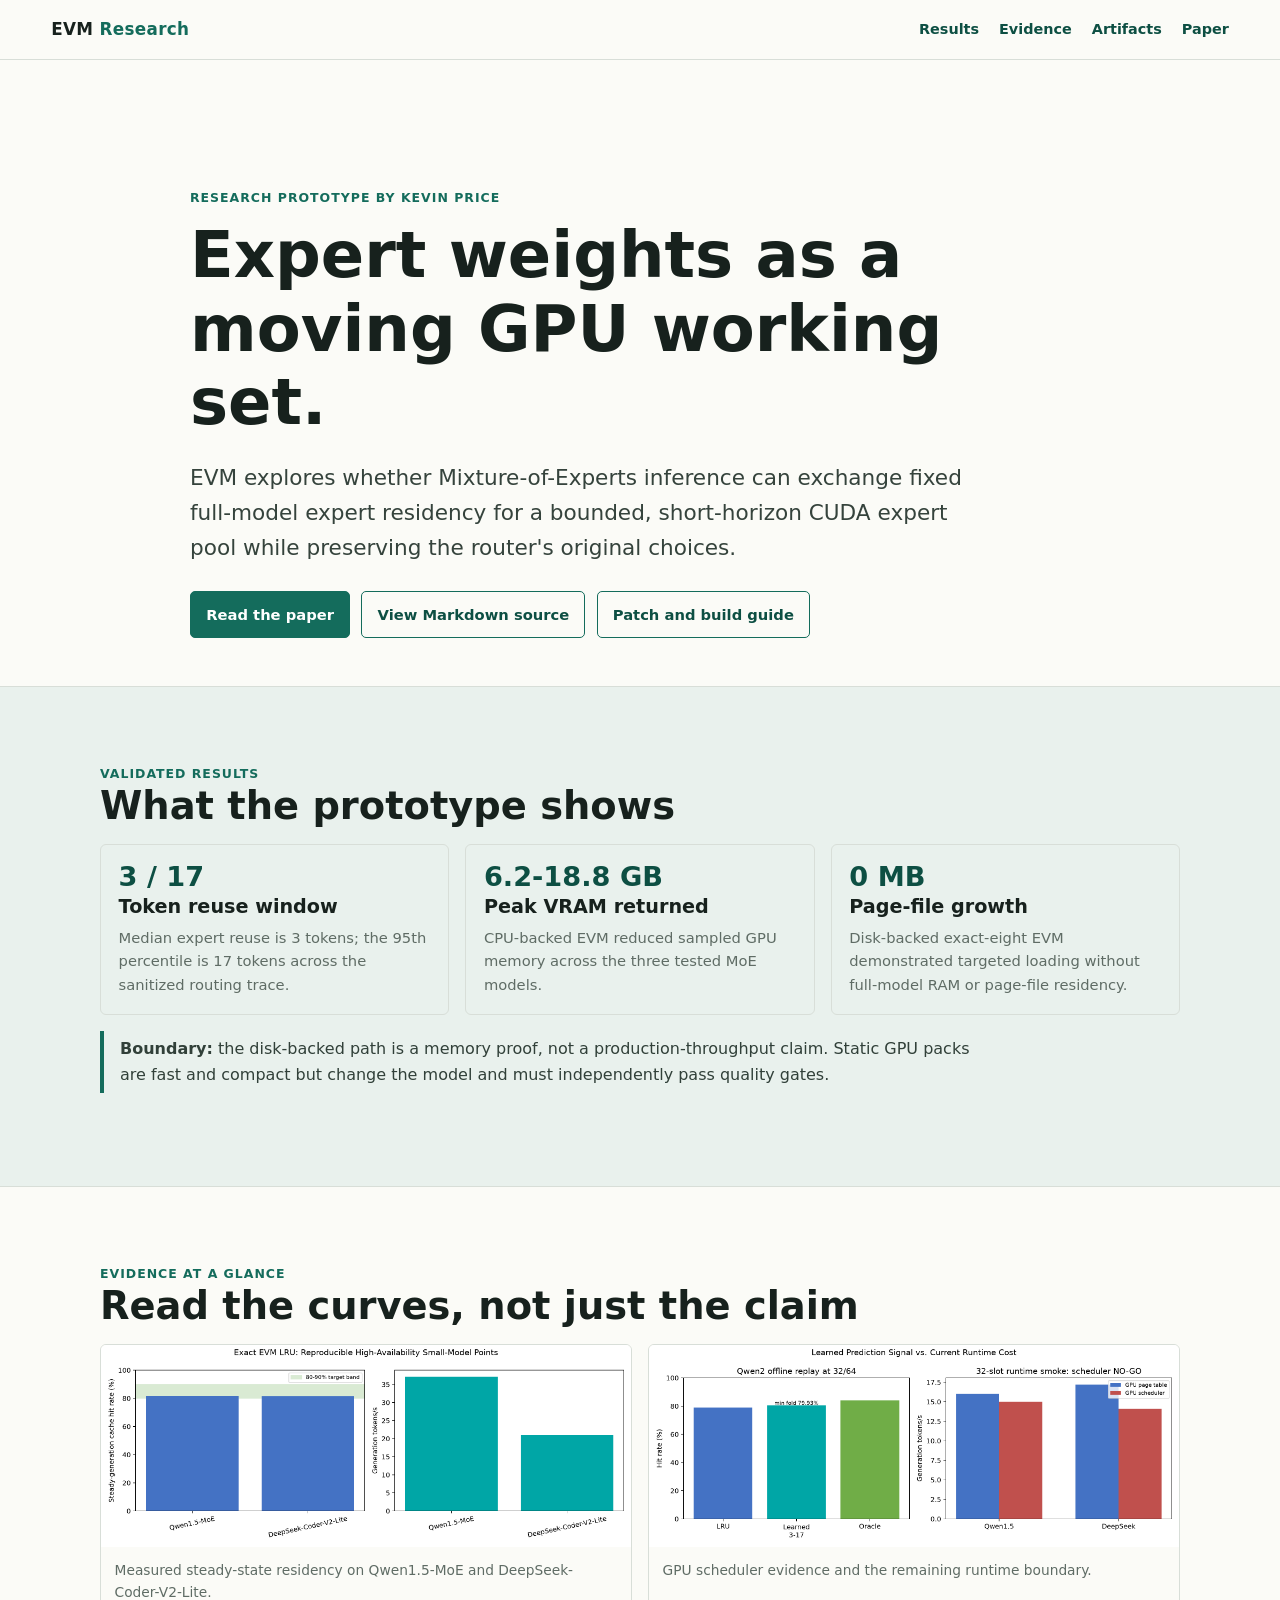
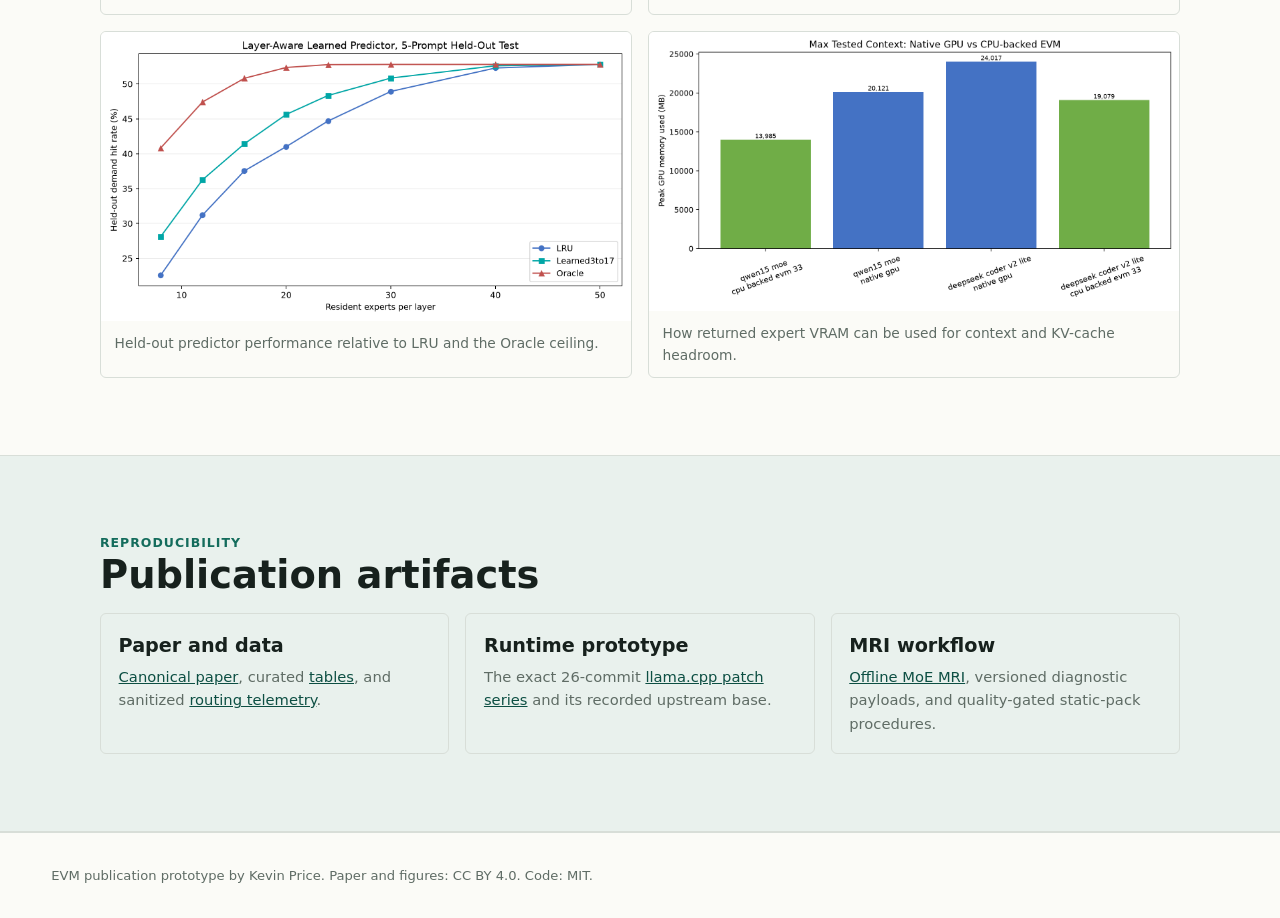
<file: docs/index.html>
<!doctype html>
<html lang="en">
<head>
  <meta charset="utf-8">
  <meta name="viewport" content="width=device-width, initial-scale=1">
  <meta name="description" content="EVM research: short-horizon working-set residency for Mixture-of-Experts inference.">
  <title>EVM: Expert Virtual Memory</title>
  <link rel="stylesheet" href="site.css">
</head>
<body>
  <header class="site-header">
    <a class="wordmark" href="index.html">EVM <span>Research</span></a>
    <nav aria-label="Primary navigation">
      <a href="#results">Results</a>
      <a href="#evidence">Evidence</a>
      <a href="#artifacts">Artifacts</a>
      <a href="paper.html">Paper</a>
    </nav>
  </header>

  <main>
    <section class="hero">
      <div class="eyebrow">Research prototype by Kevin Price</div>
      <h1>Expert weights as a moving GPU working set.</h1>
      <p class="lede">EVM explores whether Mixture-of-Experts inference can exchange fixed full-model expert residency for a bounded, short-horizon CUDA expert pool while preserving the router's original choices.</p>
      <div class="button-row">
        <a class="button" href="paper.html">Read the paper</a>
        <a class="button secondary" href="EVM_Paper.md">View Markdown source</a>
        <a class="button secondary" href="LLAMA_CPP_INTEGRATION.md">Patch and build guide</a>
      </div>
    </section>

    <section class="band" id="results">
      <div class="section">
        <div class="eyebrow">Validated results</div>
        <h2>What the prototype shows</h2>
        <div class="results-grid">
          <article class="result-card">
            <div class="result-number">3 / 17</div>
            <h3>Token reuse window</h3>
            <p>Median expert reuse is 3 tokens; the 95th percentile is 17 tokens across the sanitized routing trace.</p>
          </article>
          <article class="result-card">
            <div class="result-number">6.2-18.8 GB</div>
            <h3>Peak VRAM returned</h3>
            <p>CPU-backed EVM reduced sampled GPU memory across the three tested MoE models.</p>
          </article>
          <article class="result-card">
            <div class="result-number">0 MB</div>
            <h3>Page-file growth</h3>
            <p>Disk-backed exact-eight EVM demonstrated targeted loading without full-model RAM or page-file residency.</p>
          </article>
        </div>
        <p class="callout"><strong>Boundary:</strong> the disk-backed path is a memory proof, not a production-throughput claim. Static GPU packs are fast and compact but change the model and must independently pass quality gates.</p>
      </div>
    </section>

    <section class="section" id="evidence">
      <div class="eyebrow">Evidence at a glance</div>
      <h2>Read the curves, not just the claim</h2>
      <div class="figure-grid">
        <figure>
          <a href="figures/final_proof/steady_state_small_model_residency.png"><img src="figures/final_proof/steady_state_small_model_residency.png" alt="Small-model steady-state EVM residency evidence"></a>
          <figcaption>Measured steady-state residency on Qwen1.5-MoE and DeepSeek-Coder-V2-Lite.</figcaption>
        </figure>
        <figure>
          <a href="figures/final_proof/gpu_scheduler_final_evidence.png"><img src="figures/final_proof/gpu_scheduler_final_evidence.png" alt="GPU scheduler final evidence"></a>
          <figcaption>GPU scheduler evidence and the remaining runtime boundary.</figcaption>
        </figure>
        <figure>
          <a href="figures/production_evm/layer_aware_predictor_hit_rate.png"><img src="figures/production_evm/layer_aware_predictor_hit_rate.png" alt="Layer-aware predictor hit rates"></a>
          <figcaption>Held-out predictor performance relative to LRU and the Oracle ceiling.</figcaption>
        </figure>
        <figure>
          <a href="figures/final_workflow/evm_max_context_summary.png"><img src="figures/final_workflow/evm_max_context_summary.png" alt="Maximum context VRAM summary"></a>
          <figcaption>How returned expert VRAM can be used for context and KV-cache headroom.</figcaption>
        </figure>
      </div>
    </section>

    <section class="band" id="artifacts">
      <div class="section">
        <div class="eyebrow">Reproducibility</div>
        <h2>Publication artifacts</h2>
        <div class="artifact-grid">
          <article class="artifact-card">
            <h3>Paper and data</h3>
            <p><a href="EVM_Paper.md">Canonical paper</a>, curated <a href="tables/">tables</a>, and sanitized <a href="../data/">routing telemetry</a>.</p>
          </article>
          <article class="artifact-card">
            <h3>Runtime prototype</h3>
            <p>The exact 26-commit <a href="../patches/llama.cpp/">llama.cpp patch series</a> and its recorded upstream base.</p>
          </article>
          <article class="artifact-card">
            <h3>MRI workflow</h3>
            <p><a href="MoE_MRI_Workflow.md">Offline MoE MRI</a>, versioned diagnostic payloads, and quality-gated static-pack procedures.</p>
          </article>
        </div>
      </div>
    </section>
  </main>

  <footer class="site-footer">EVM publication prototype by Kevin Price. Paper and figures: CC BY 4.0. Code: MIT.</footer>
</body>
</html>
</file>
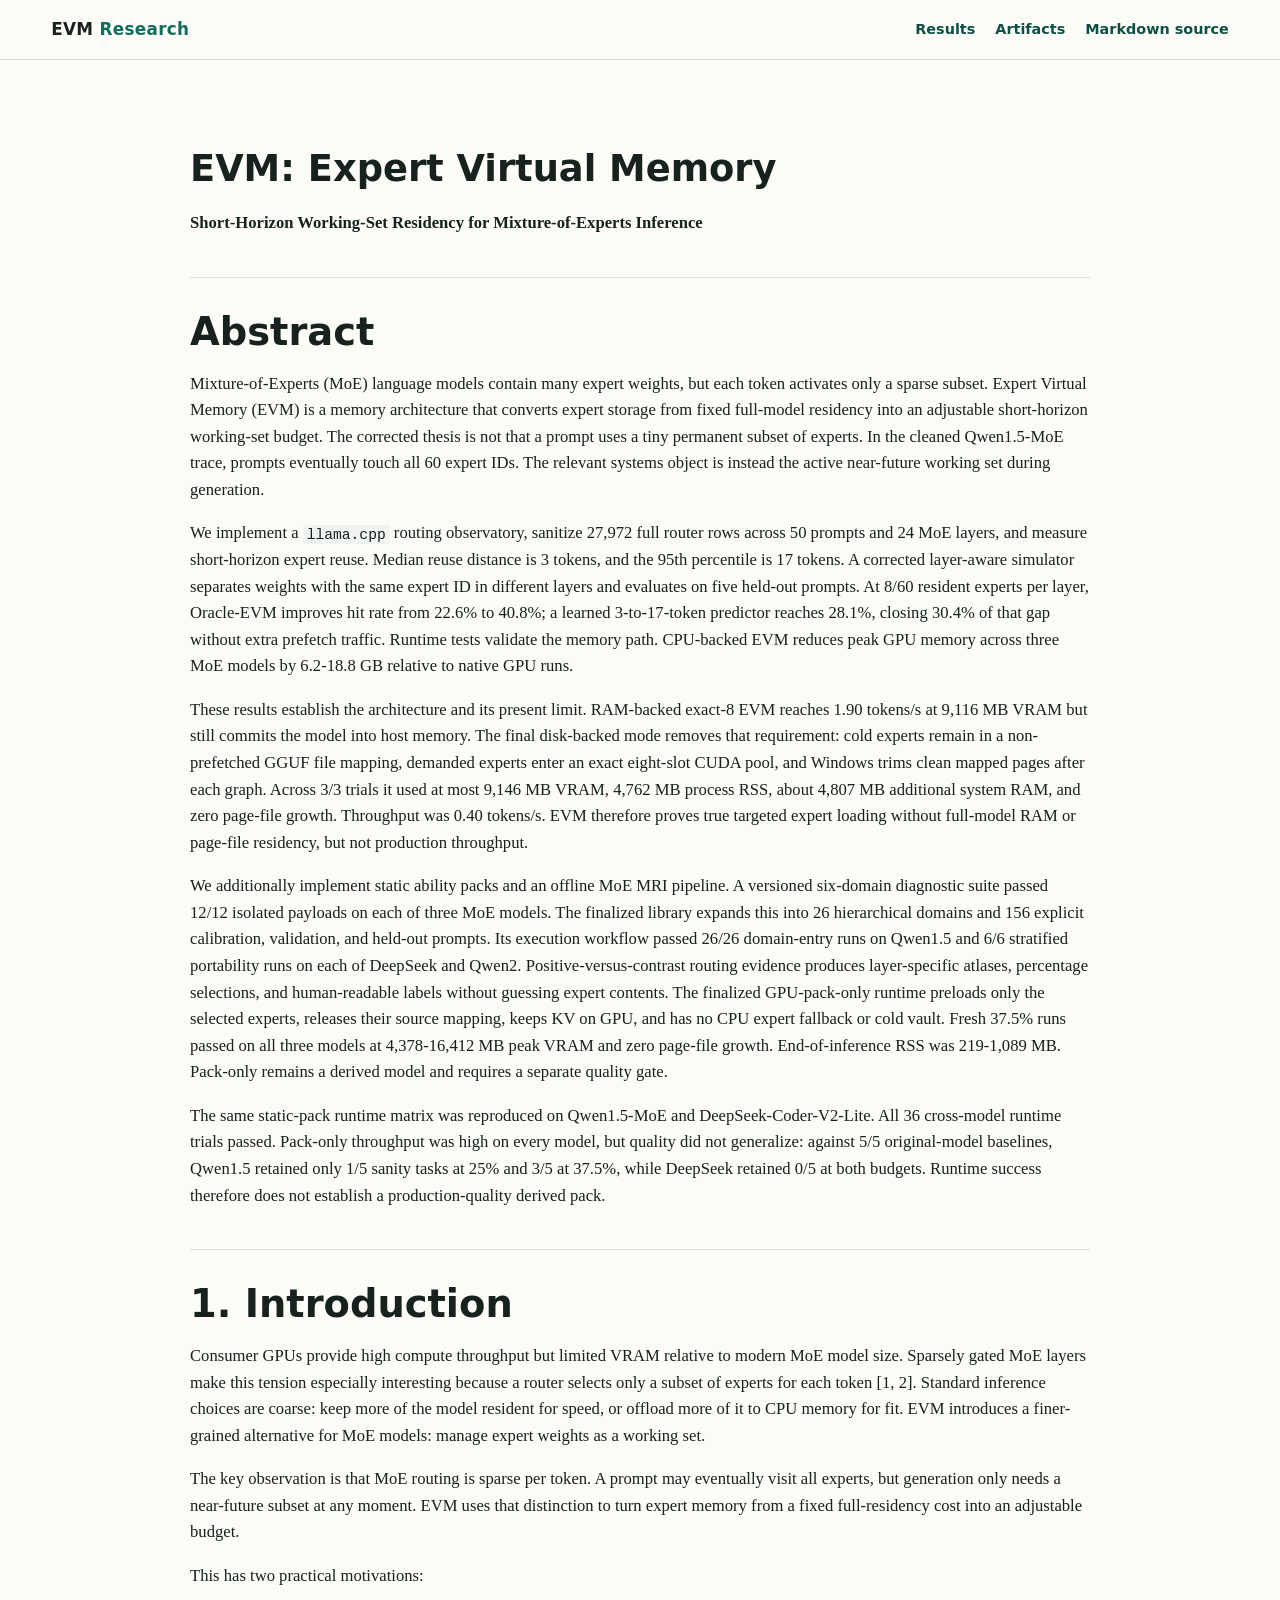
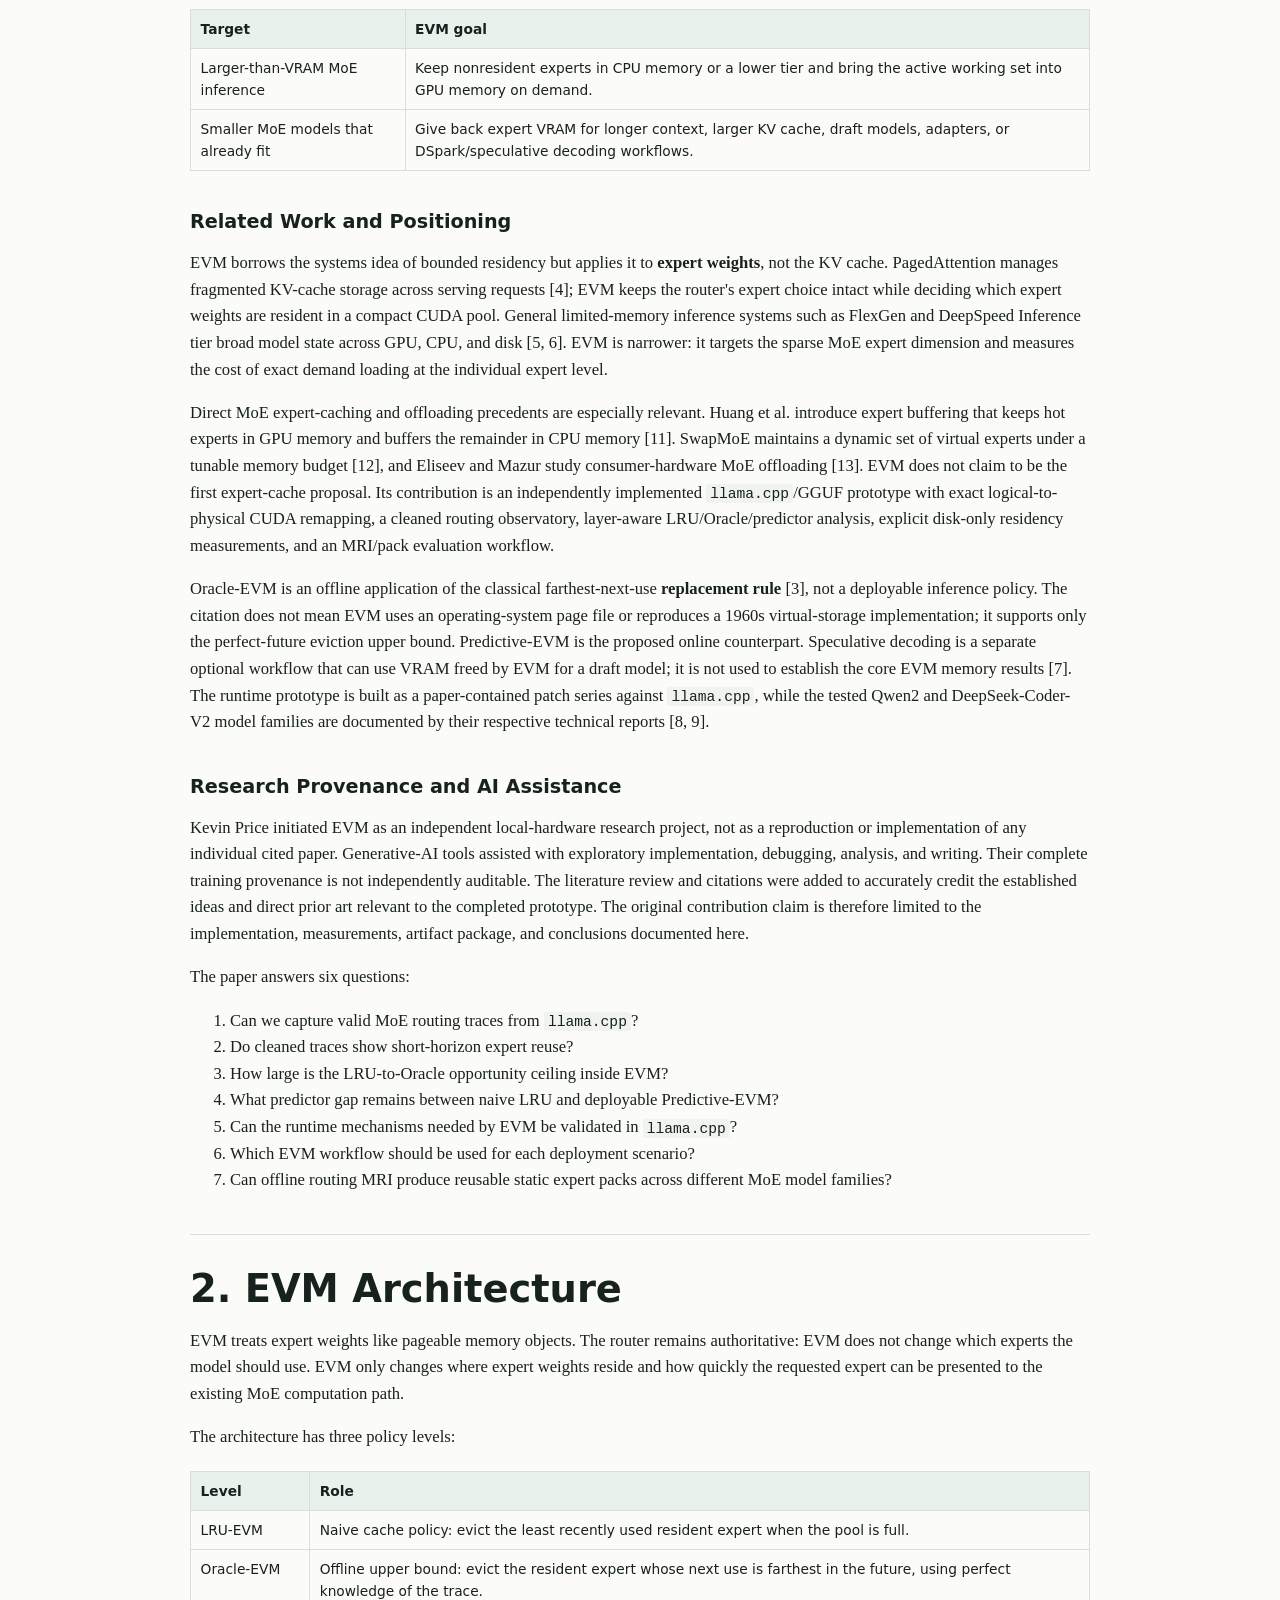
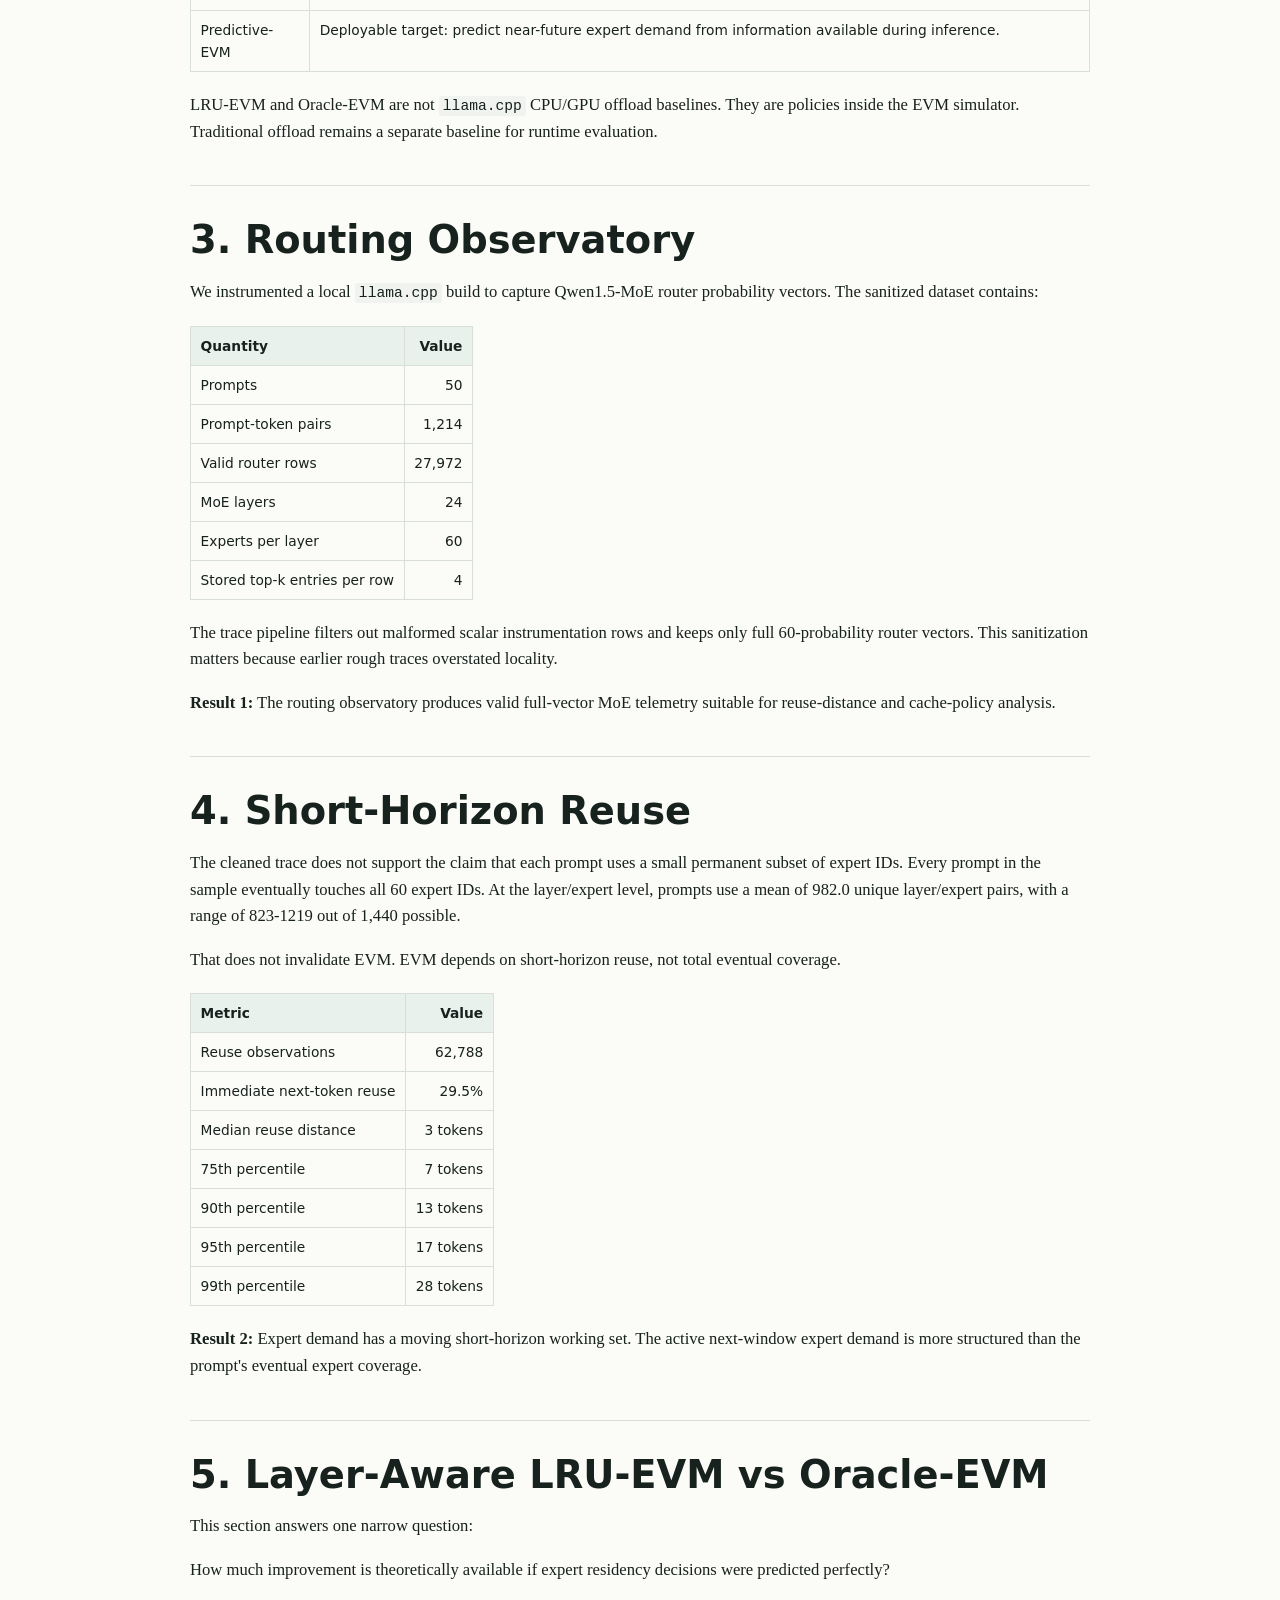
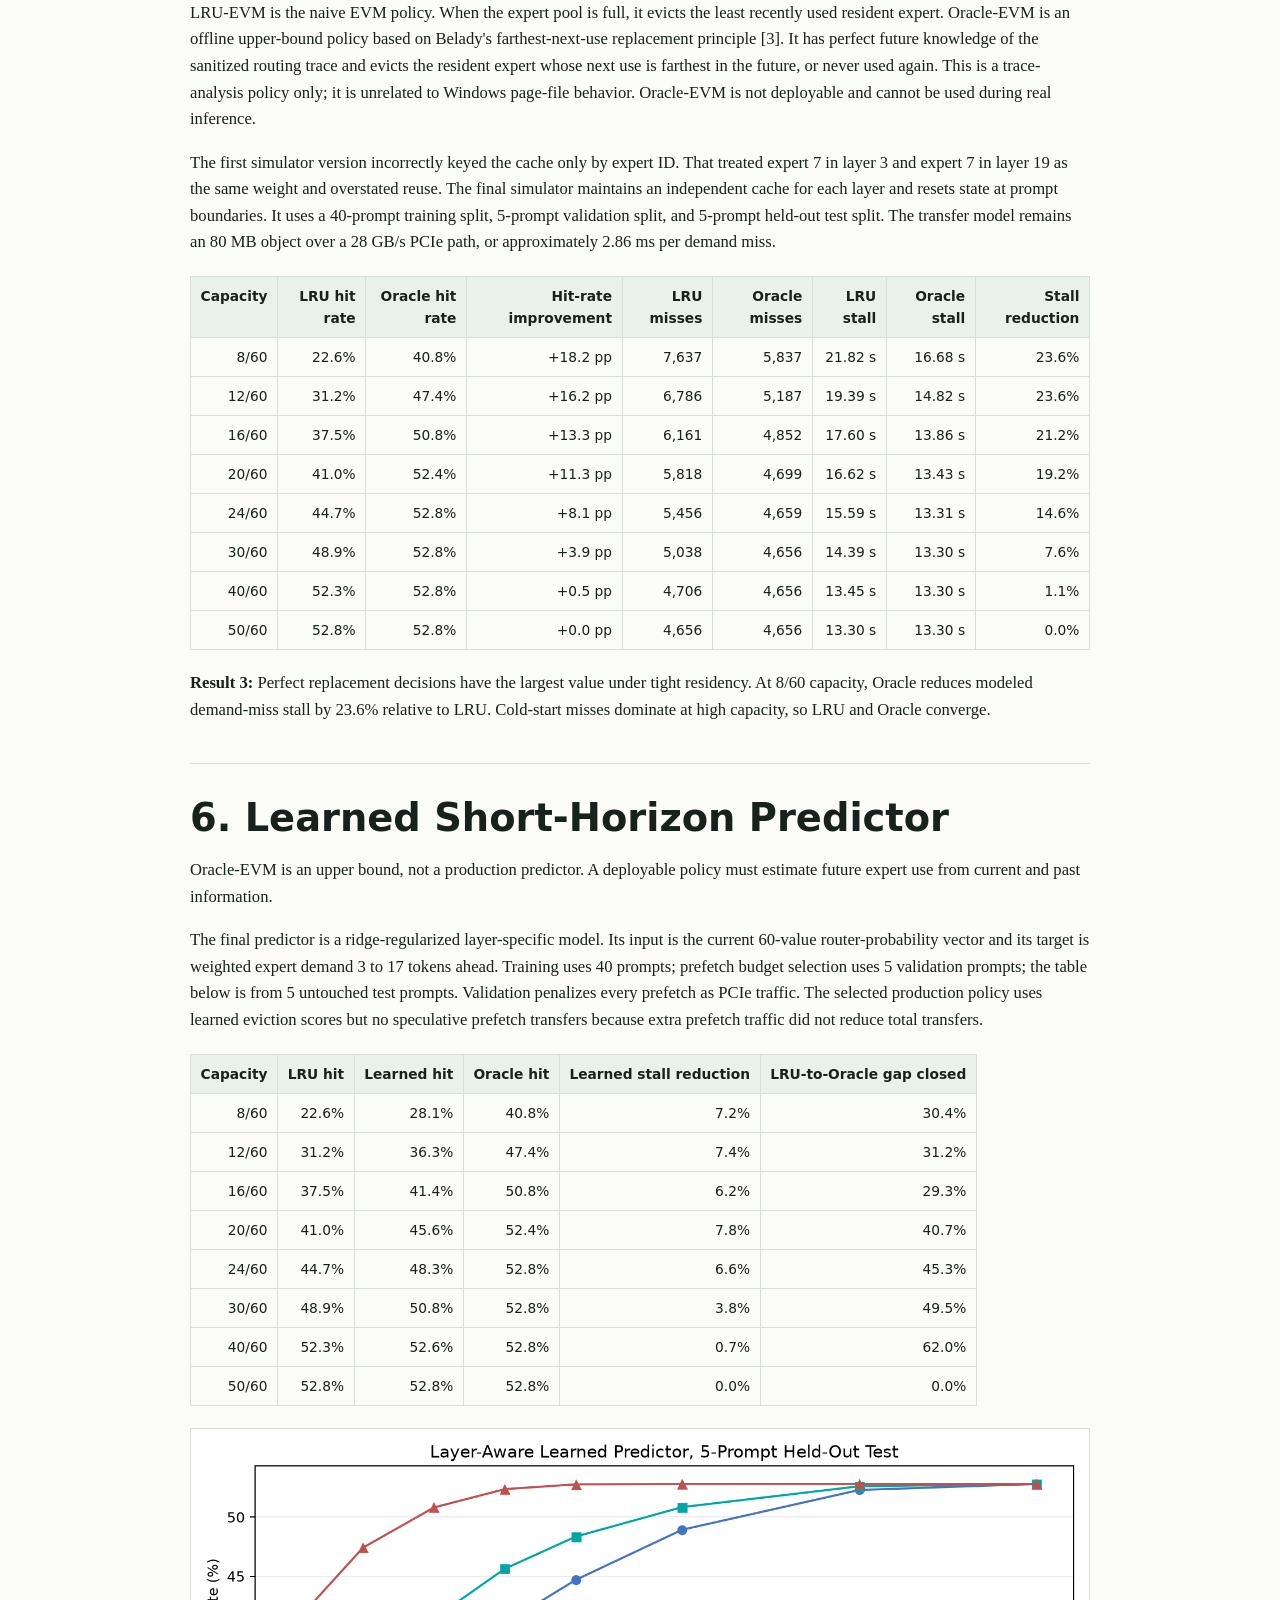
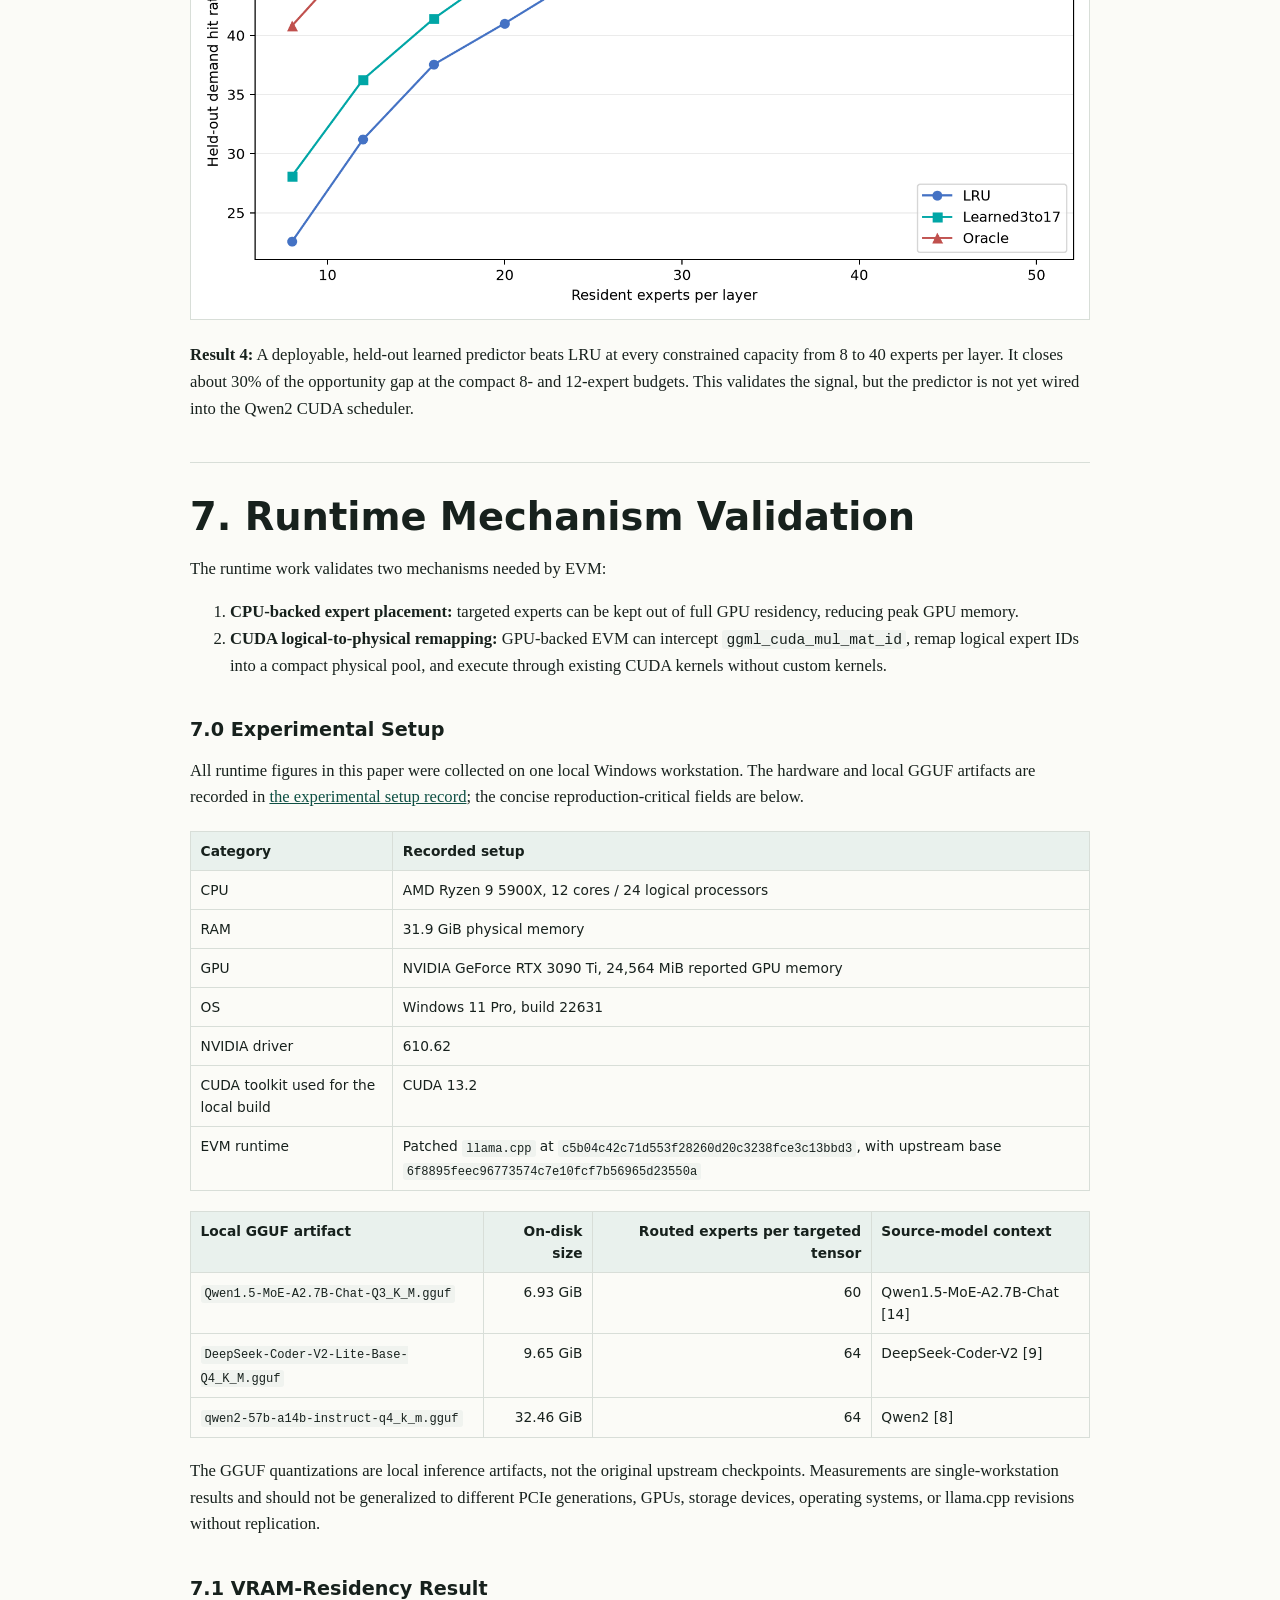
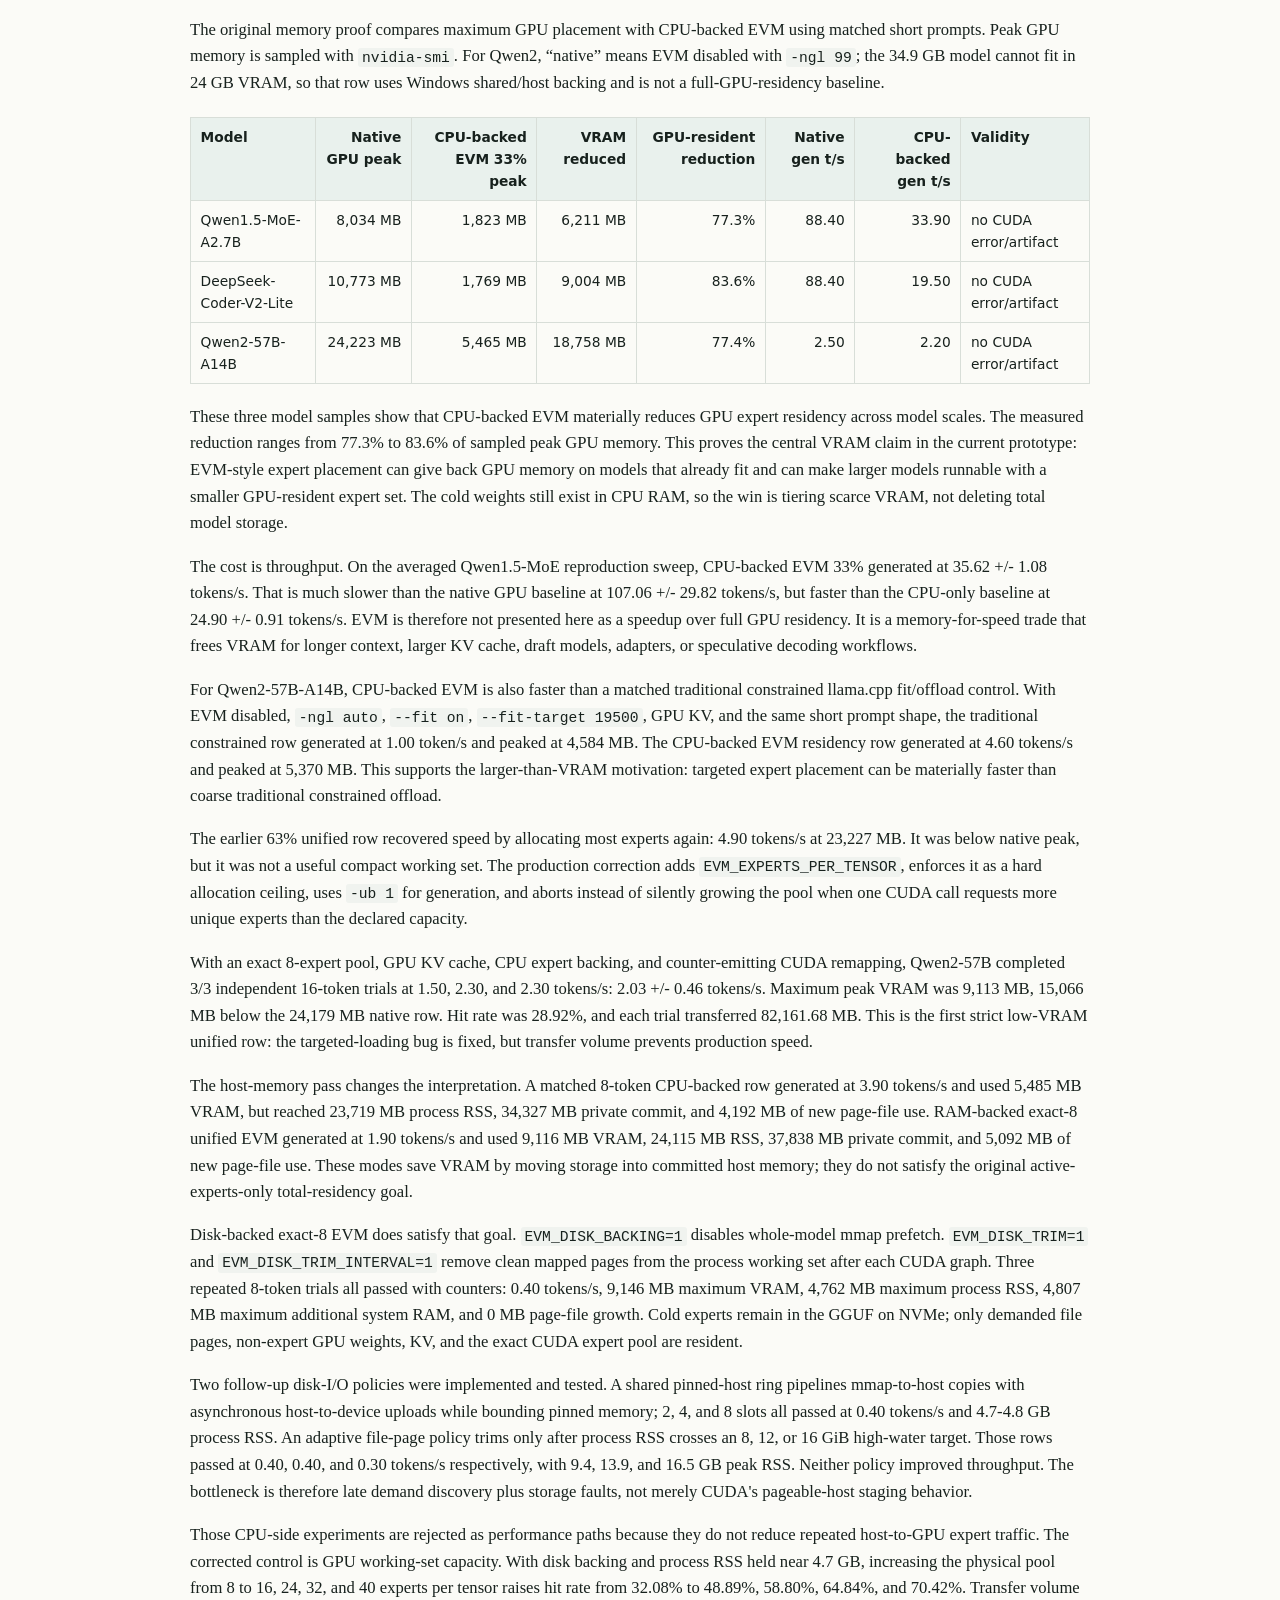
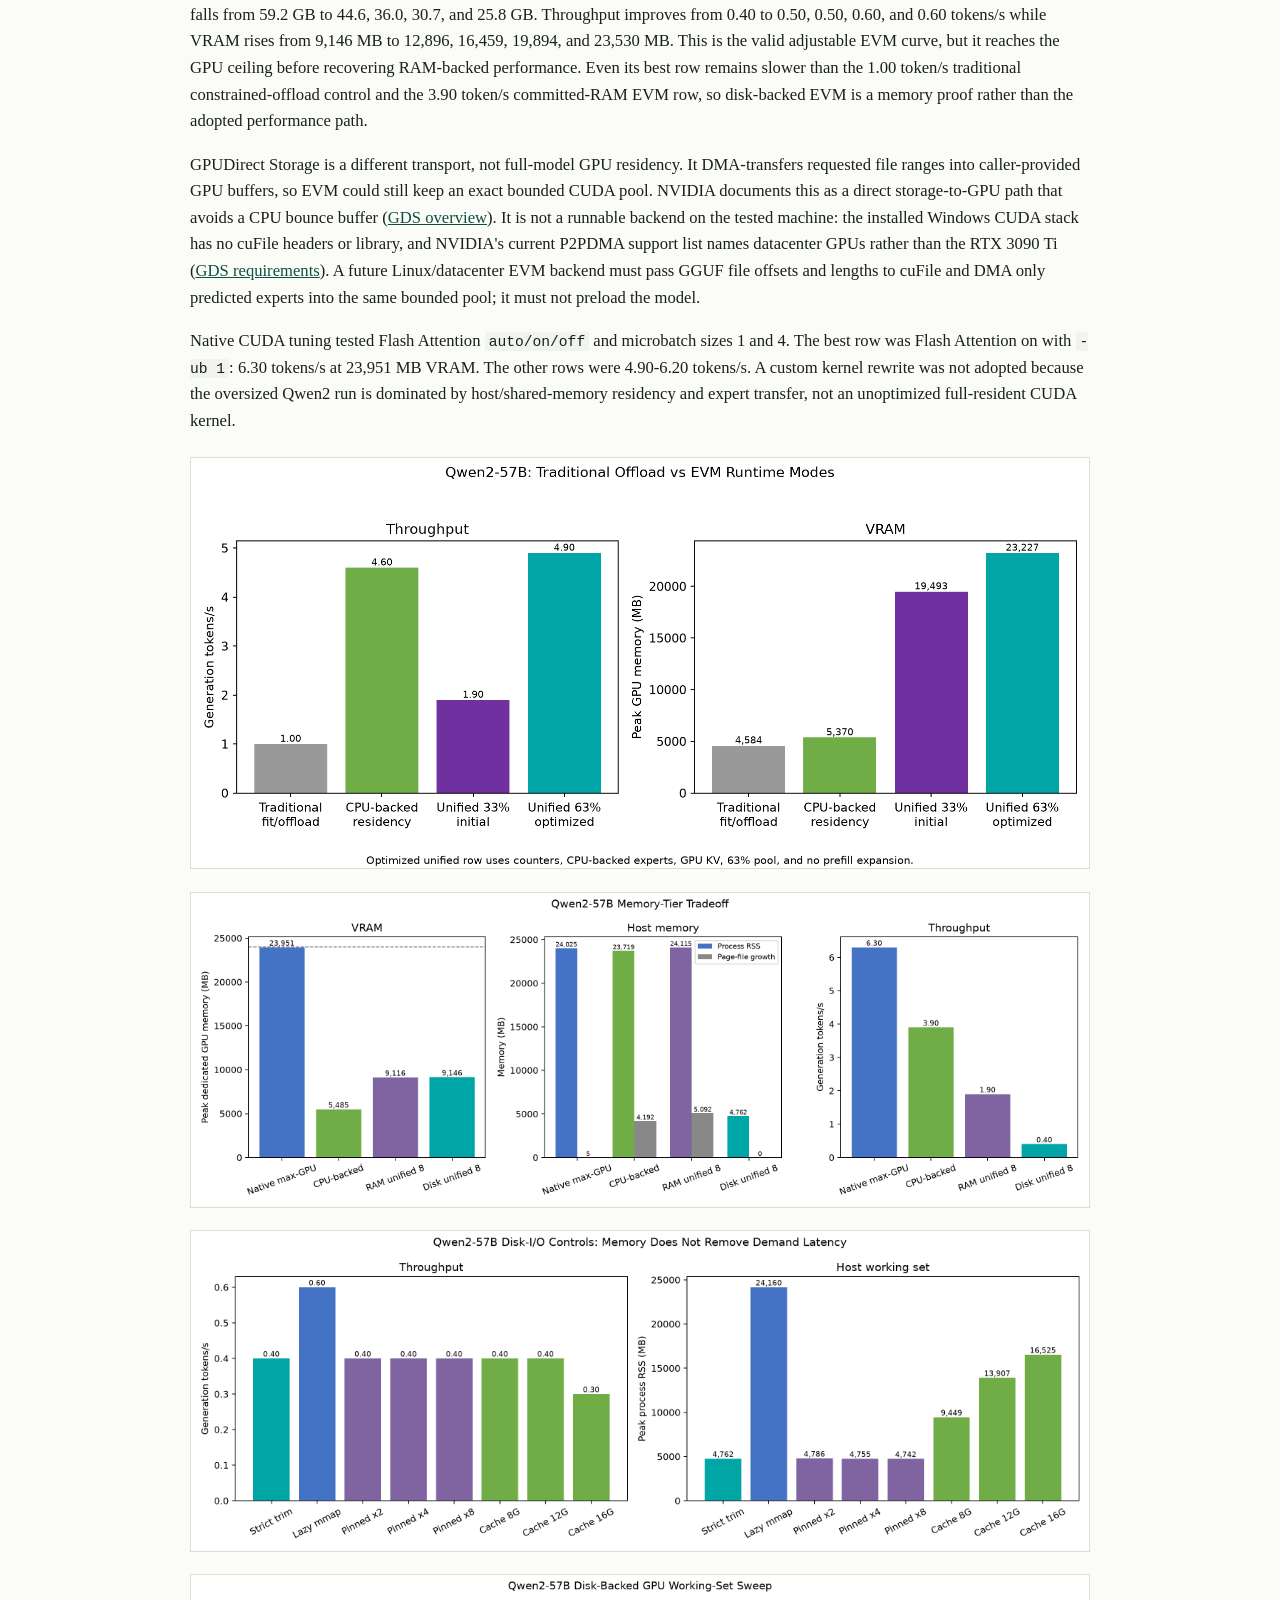
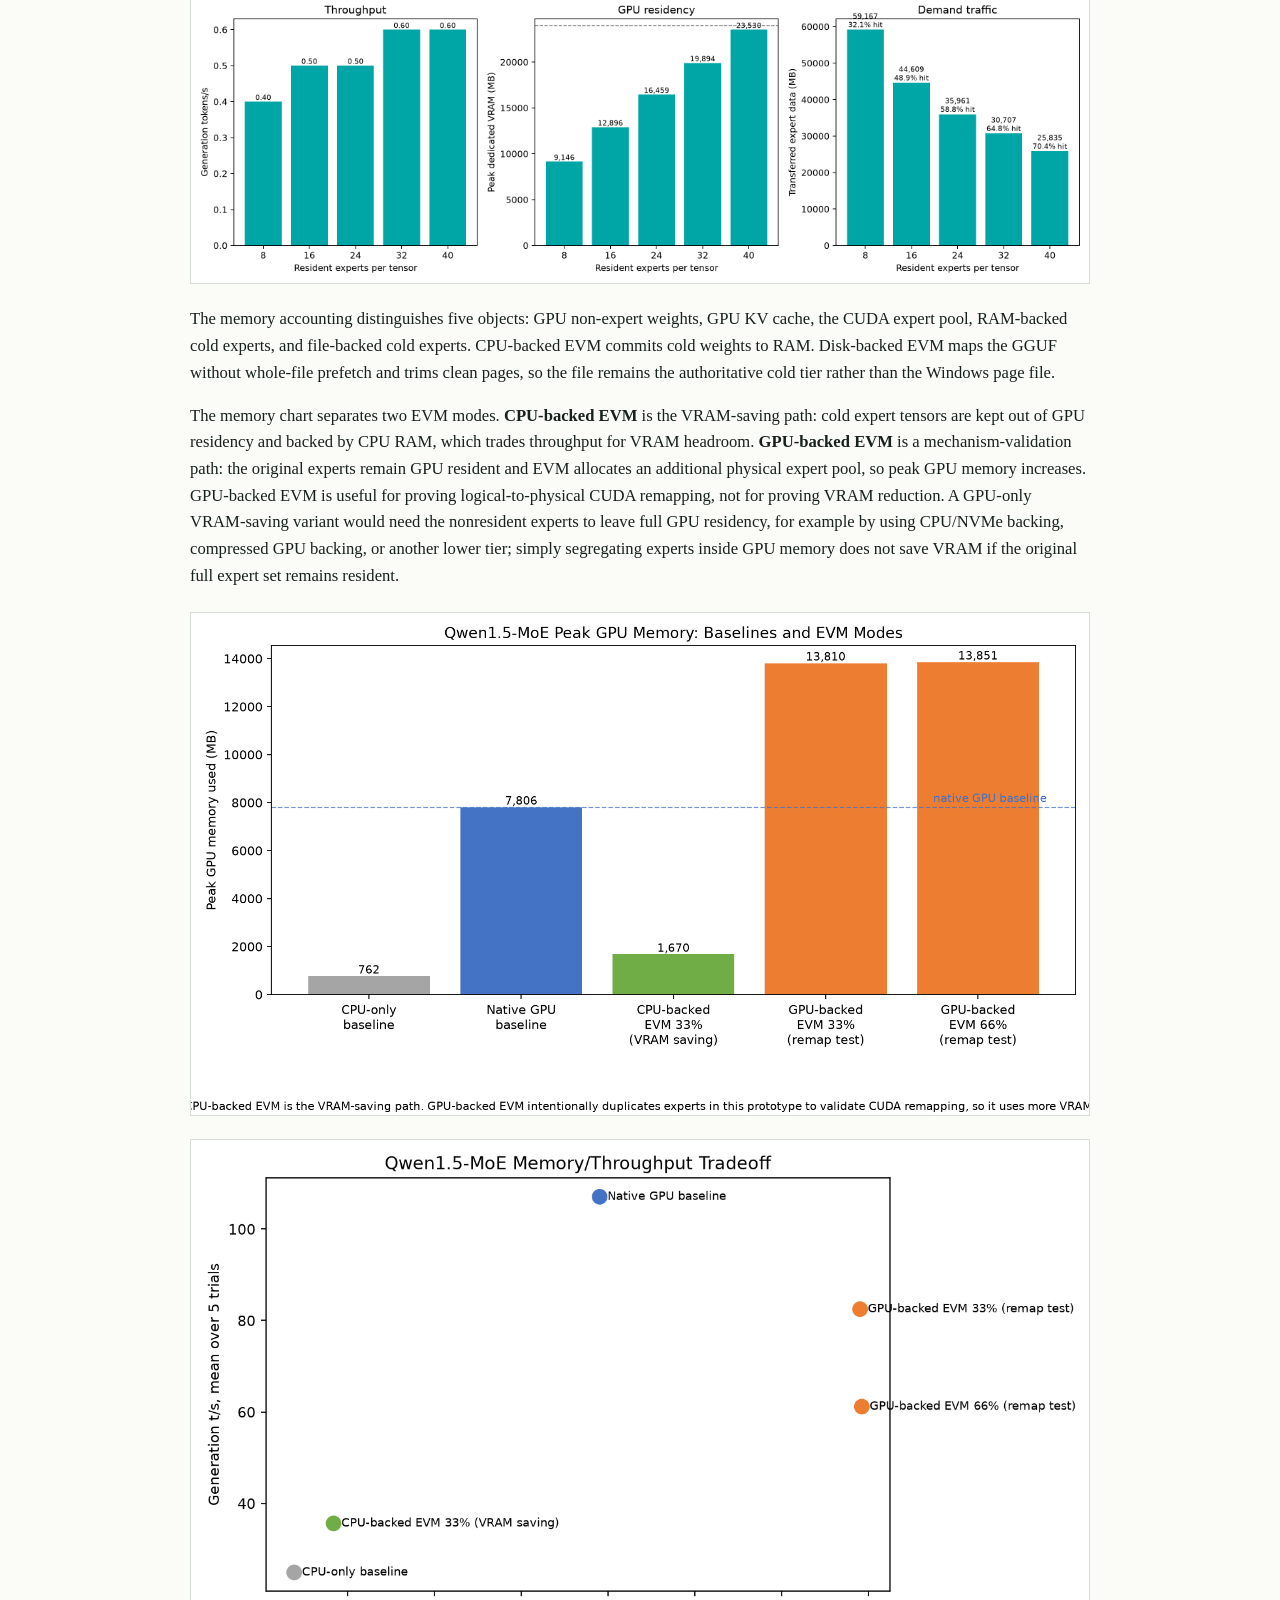
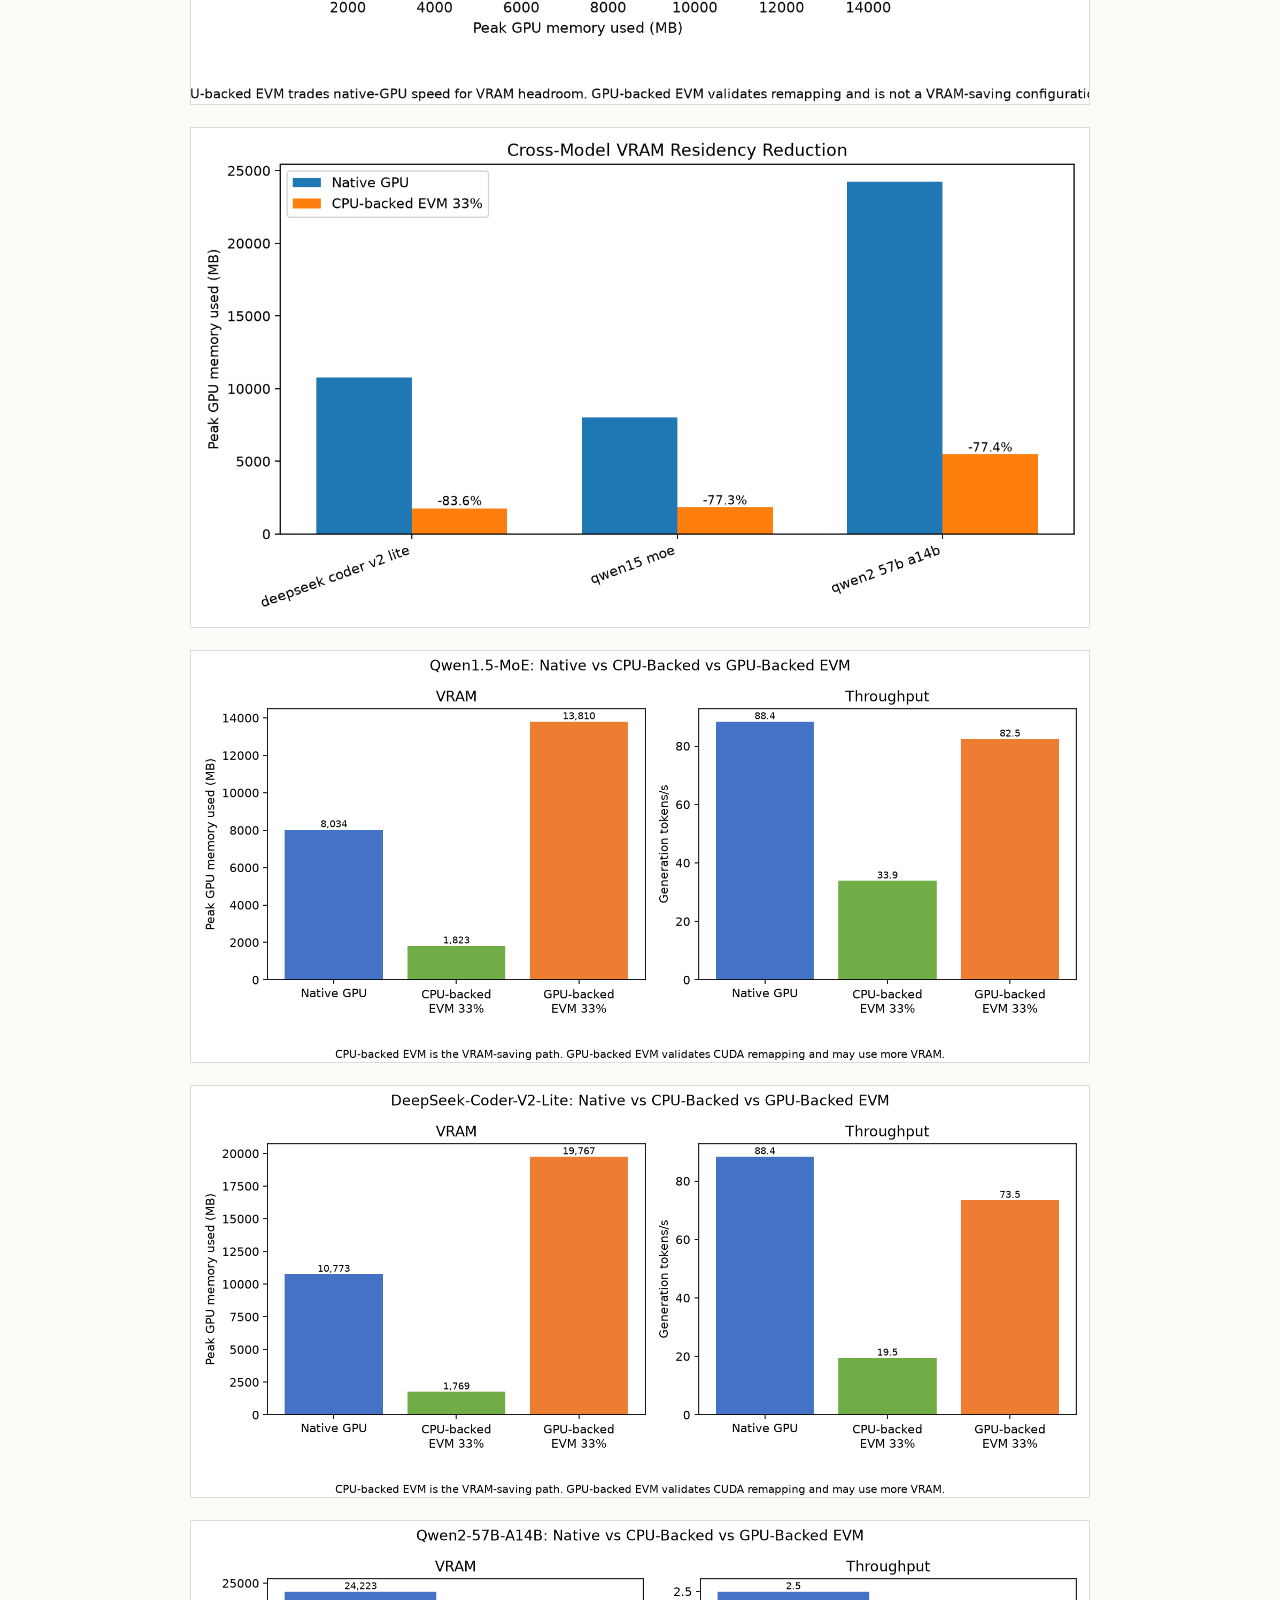
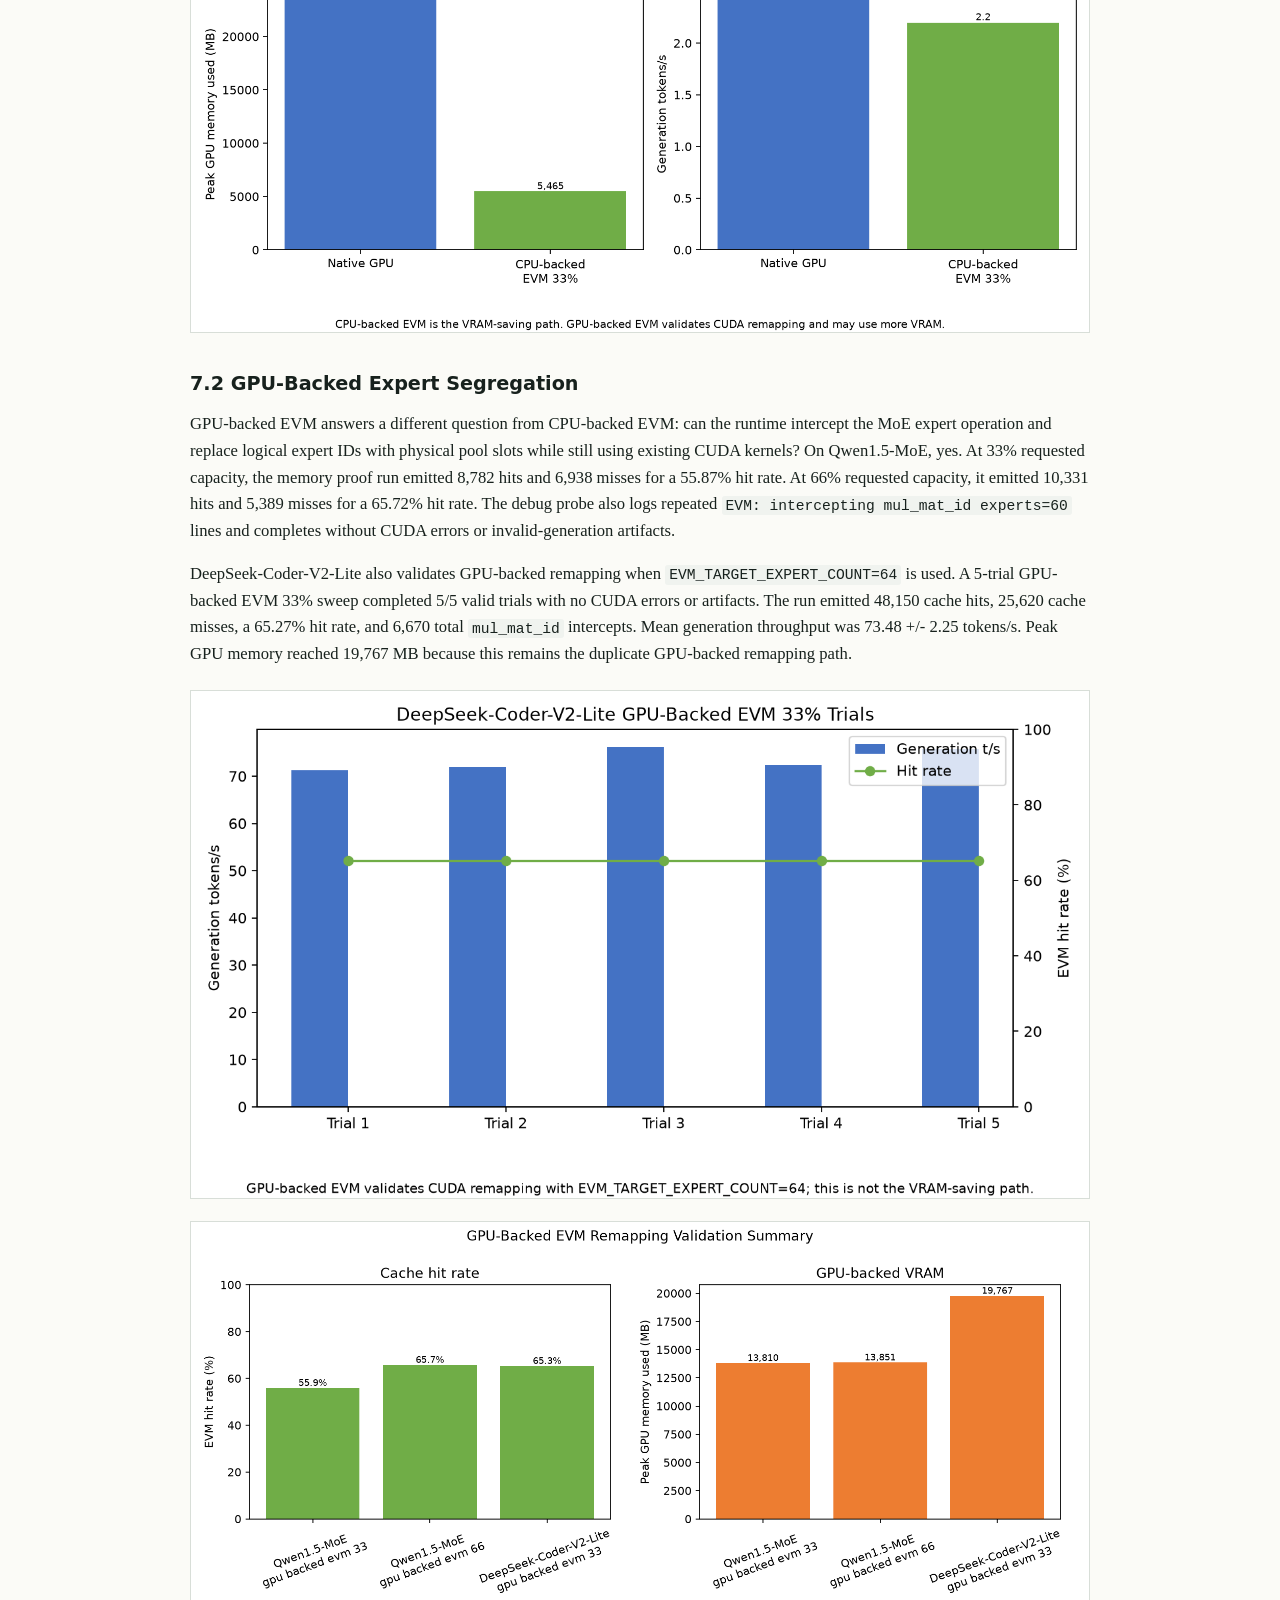
<file: docs/paper.html>
<!doctype html>
<html lang="en">
<head>
  <meta charset="utf-8">
  <meta name="viewport" content="width=device-width, initial-scale=1">
  <meta name="description" content="EVM paper reader: short-horizon working-set residency for MoE inference.">
  <title>EVM Paper</title>
  <link rel="stylesheet" href="site.css">
</head>
<body class="paper-page">
  <header class="site-header">
    <a class="wordmark" href="index.html">EVM <span>Research</span></a>
    <nav aria-label="Primary navigation">
      <a href="index.html#results">Results</a>
      <a href="index.html#artifacts">Artifacts</a>
      <a href="EVM_Paper.md">Markdown source</a>
    </nav>
  </header>
  <main class="paper-shell">
    <article class="paper-content">
      <h1 id="evm-expert-virtual-memory">EVM: Expert Virtual Memory</h1>
<p><strong>Short-Horizon Working-Set Residency for Mixture-of-Experts Inference</strong></p>
<h2 id="abstract">Abstract</h2>
<p>Mixture-of-Experts (MoE) language models contain many expert weights, but each token activates only a sparse subset. Expert Virtual Memory (EVM) is a memory architecture that converts expert storage from fixed full-model residency into an adjustable short-horizon working-set budget. The corrected thesis is not that a prompt uses a tiny permanent subset of experts. In the cleaned Qwen1.5-MoE trace, prompts eventually touch all 60 expert IDs. The relevant systems object is instead the active near-future working set during generation.</p>
<p>We implement a <code>llama.cpp</code> routing observatory, sanitize 27,972 full router rows across 50 prompts and 24 MoE layers, and measure short-horizon expert reuse. Median reuse distance is 3 tokens, and the 95th percentile is 17 tokens. A corrected layer-aware simulator separates weights with the same expert ID in different layers and evaluates on five held-out prompts. At 8/60 resident experts per layer, Oracle-EVM improves hit rate from 22.6% to 40.8%; a learned 3-to-17-token predictor reaches 28.1%, closing 30.4% of that gap without extra prefetch traffic. Runtime tests validate the memory path. CPU-backed EVM reduces peak GPU memory across three MoE models by 6.2-18.8 GB relative to native GPU runs.</p>
<p>These results establish the architecture and its present limit. RAM-backed exact-8 EVM reaches 1.90 tokens/s at 9,116 MB VRAM but still commits the model into host memory. The final disk-backed mode removes that requirement: cold experts remain in a non-prefetched GGUF file mapping, demanded experts enter an exact eight-slot CUDA pool, and Windows trims clean mapped pages after each graph. Across 3/3 trials it used at most 9,146 MB VRAM, 4,762 MB process RSS, about 4,807 MB additional system RAM, and zero page-file growth. Throughput was 0.40 tokens/s. EVM therefore proves true targeted expert loading without full-model RAM or page-file residency, but not production throughput.</p>
<p>We additionally implement static ability packs and an offline MoE MRI pipeline. A versioned six-domain diagnostic suite passed 12/12 isolated payloads on each of three MoE models. The finalized library expands this into 26 hierarchical domains and 156 explicit calibration, validation, and held-out prompts. Its execution workflow passed 26/26 domain-entry runs on Qwen1.5 and 6/6 stratified portability runs on each of DeepSeek and Qwen2. Positive-versus-contrast routing evidence produces layer-specific atlases, percentage selections, and human-readable labels without guessing expert contents. The finalized GPU-pack-only runtime preloads only the selected experts, releases their source mapping, keeps KV on GPU, and has no CPU expert fallback or cold vault. Fresh 37.5% runs passed on all three models at 4,378-16,412 MB peak VRAM and zero page-file growth. End-of-inference RSS was 219-1,089 MB. Pack-only remains a derived model and requires a separate quality gate.</p>
<p>The same static-pack runtime matrix was reproduced on Qwen1.5-MoE and DeepSeek-Coder-V2-Lite. All 36 cross-model runtime trials passed. Pack-only throughput was high on every model, but quality did not generalize: against 5/5 original-model baselines, Qwen1.5 retained only 1/5 sanity tasks at 25% and 3/5 at 37.5%, while DeepSeek retained 0/5 at both budgets. Runtime success therefore does not establish a production-quality derived pack.</p>
<h2 id="1-introduction">1. Introduction</h2>
<p>Consumer GPUs provide high compute throughput but limited VRAM relative to modern MoE model size. Sparsely gated MoE layers make this tension especially interesting because a router selects only a subset of experts for each token [1, 2]. Standard inference choices are coarse: keep more of the model resident for speed, or offload more of it to CPU memory for fit. EVM introduces a finer-grained alternative for MoE models: manage expert weights as a working set.</p>
<p>The key observation is that MoE routing is sparse per token. A prompt may eventually visit all experts, but generation only needs a near-future subset at any moment. EVM uses that distinction to turn expert memory from a fixed full-residency cost into an adjustable budget.</p>
<p>This has two practical motivations:</p>
<table>
<thead>
<tr>
<th>Target</th>
<th>EVM goal</th>
</tr>
</thead>
<tbody>
<tr>
<td>Larger-than-VRAM MoE inference</td>
<td>Keep nonresident experts in CPU memory or a lower tier and bring the active working set into GPU memory on demand.</td>
</tr>
<tr>
<td>Smaller MoE models that already fit</td>
<td>Give back expert VRAM for longer context, larger KV cache, draft models, adapters, or DSpark/speculative decoding workflows.</td>
</tr>
</tbody>
</table>
<h3 id="related-work-and-positioning">Related Work and Positioning</h3>
<p>EVM borrows the systems idea of bounded residency but applies it to <strong>expert weights</strong>, not the KV cache. PagedAttention manages fragmented KV-cache storage across serving requests [4]; EVM keeps the router's expert choice intact while deciding which expert weights are resident in a compact CUDA pool. General limited-memory inference systems such as FlexGen and DeepSpeed Inference tier broad model state across GPU, CPU, and disk [5, 6]. EVM is narrower: it targets the sparse MoE expert dimension and measures the cost of exact demand loading at the individual expert level.</p>
<p>Direct MoE expert-caching and offloading precedents are especially relevant. Huang et al. introduce expert buffering that keeps hot experts in GPU memory and buffers the remainder in CPU memory [11]. SwapMoE maintains a dynamic set of virtual experts under a tunable memory budget [12], and Eliseev and Mazur study consumer-hardware MoE offloading [13]. EVM does not claim to be the first expert-cache proposal. Its contribution is an independently implemented <code>llama.cpp</code>/GGUF prototype with exact logical-to-physical CUDA remapping, a cleaned routing observatory, layer-aware LRU/Oracle/predictor analysis, explicit disk-only residency measurements, and an MRI/pack evaluation workflow.</p>
<p>Oracle-EVM is an offline application of the classical farthest-next-use <strong>replacement rule</strong> [3], not a deployable inference policy. The citation does not mean EVM uses an operating-system page file or reproduces a 1960s virtual-storage implementation; it supports only the perfect-future eviction upper bound. Predictive-EVM is the proposed online counterpart. Speculative decoding is a separate optional workflow that can use VRAM freed by EVM for a draft model; it is not used to establish the core EVM memory results [7]. The runtime prototype is built as a paper-contained patch series against <code>llama.cpp</code>, while the tested Qwen2 and DeepSeek-Coder-V2 model families are documented by their respective technical reports [8, 9].</p>
<h3 id="research-provenance-and-ai-assistance">Research Provenance and AI Assistance</h3>
<p>Kevin Price initiated EVM as an independent local-hardware research project, not as a reproduction or implementation of any individual cited paper. Generative-AI tools assisted with exploratory implementation, debugging, analysis, and writing. Their complete training provenance is not independently auditable. The literature review and citations were added to accurately credit the established ideas and direct prior art relevant to the completed prototype. The original contribution claim is therefore limited to the implementation, measurements, artifact package, and conclusions documented here.</p>
<p>The paper answers six questions:</p>
<ol>
<li>Can we capture valid MoE routing traces from <code>llama.cpp</code>?</li>
<li>Do cleaned traces show short-horizon expert reuse?</li>
<li>How large is the LRU-to-Oracle opportunity ceiling inside EVM?</li>
<li>What predictor gap remains between naive LRU and deployable Predictive-EVM?</li>
<li>Can the runtime mechanisms needed by EVM be validated in <code>llama.cpp</code>?</li>
<li>Which EVM workflow should be used for each deployment scenario?</li>
<li>Can offline routing MRI produce reusable static expert packs across different MoE model families?</li>
</ol>
<h2 id="2-evm-architecture">2. EVM Architecture</h2>
<p>EVM treats expert weights like pageable memory objects. The router remains authoritative: EVM does not change which experts the model should use. EVM only changes where expert weights reside and how quickly the requested expert can be presented to the existing MoE computation path.</p>
<p>The architecture has three policy levels:</p>
<table>
<thead>
<tr>
<th>Level</th>
<th>Role</th>
</tr>
</thead>
<tbody>
<tr>
<td>LRU-EVM</td>
<td>Naive cache policy: evict the least recently used resident expert when the pool is full.</td>
</tr>
<tr>
<td>Oracle-EVM</td>
<td>Offline upper bound: evict the resident expert whose next use is farthest in the future, using perfect knowledge of the trace.</td>
</tr>
<tr>
<td>Predictive-EVM</td>
<td>Deployable target: predict near-future expert demand from information available during inference.</td>
</tr>
</tbody>
</table>
<p>LRU-EVM and Oracle-EVM are not <code>llama.cpp</code> CPU/GPU offload baselines. They are policies inside the EVM simulator. Traditional offload remains a separate baseline for runtime evaluation.</p>
<h2 id="3-routing-observatory">3. Routing Observatory</h2>
<p>We instrumented a local <code>llama.cpp</code> build to capture Qwen1.5-MoE router probability vectors. The sanitized dataset contains:</p>
<table>
<thead>
<tr>
<th>Quantity</th>
<th style="text-align: right;">Value</th>
</tr>
</thead>
<tbody>
<tr>
<td>Prompts</td>
<td style="text-align: right;">50</td>
</tr>
<tr>
<td>Prompt-token pairs</td>
<td style="text-align: right;">1,214</td>
</tr>
<tr>
<td>Valid router rows</td>
<td style="text-align: right;">27,972</td>
</tr>
<tr>
<td>MoE layers</td>
<td style="text-align: right;">24</td>
</tr>
<tr>
<td>Experts per layer</td>
<td style="text-align: right;">60</td>
</tr>
<tr>
<td>Stored top-k entries per row</td>
<td style="text-align: right;">4</td>
</tr>
</tbody>
</table>
<p>The trace pipeline filters out malformed scalar instrumentation rows and keeps only full 60-probability router vectors. This sanitization matters because earlier rough traces overstated locality.</p>
<p><strong>Result 1:</strong> The routing observatory produces valid full-vector MoE telemetry suitable for reuse-distance and cache-policy analysis.</p>
<h2 id="4-short-horizon-reuse">4. Short-Horizon Reuse</h2>
<p>The cleaned trace does not support the claim that each prompt uses a small permanent subset of expert IDs. Every prompt in the sample eventually touches all 60 expert IDs. At the layer/expert level, prompts use a mean of 982.0 unique layer/expert pairs, with a range of 823-1219 out of 1,440 possible.</p>
<p>That does not invalidate EVM. EVM depends on short-horizon reuse, not total eventual coverage.</p>
<table>
<thead>
<tr>
<th>Metric</th>
<th style="text-align: right;">Value</th>
</tr>
</thead>
<tbody>
<tr>
<td>Reuse observations</td>
<td style="text-align: right;">62,788</td>
</tr>
<tr>
<td>Immediate next-token reuse</td>
<td style="text-align: right;">29.5%</td>
</tr>
<tr>
<td>Median reuse distance</td>
<td style="text-align: right;">3 tokens</td>
</tr>
<tr>
<td>75th percentile</td>
<td style="text-align: right;">7 tokens</td>
</tr>
<tr>
<td>90th percentile</td>
<td style="text-align: right;">13 tokens</td>
</tr>
<tr>
<td>95th percentile</td>
<td style="text-align: right;">17 tokens</td>
</tr>
<tr>
<td>99th percentile</td>
<td style="text-align: right;">28 tokens</td>
</tr>
</tbody>
</table>
<p><strong>Result 2:</strong> Expert demand has a moving short-horizon working set. The active next-window expert demand is more structured than the prompt's eventual expert coverage.</p>
<h2 id="5-layer-aware-lru-evm-vs-oracle-evm">5. Layer-Aware LRU-EVM vs Oracle-EVM</h2>
<p>This section answers one narrow question:</p>
<p>How much improvement is theoretically available if expert residency decisions were predicted perfectly?</p>
<p>LRU-EVM is the naive EVM policy. When the expert pool is full, it evicts the least recently used resident expert. Oracle-EVM is an offline upper-bound policy based on Belady's farthest-next-use replacement principle [3]. It has perfect future knowledge of the sanitized routing trace and evicts the resident expert whose next use is farthest in the future, or never used again. This is a trace-analysis policy only; it is unrelated to Windows page-file behavior. Oracle-EVM is not deployable and cannot be used during real inference.</p>
<p>The first simulator version incorrectly keyed the cache only by expert ID. That treated expert 7 in layer 3 and expert 7 in layer 19 as the same weight and overstated reuse. The final simulator maintains an independent cache for each layer and resets state at prompt boundaries. It uses a 40-prompt training split, 5-prompt validation split, and 5-prompt held-out test split. The transfer model remains an 80 MB object over a 28 GB/s PCIe path, or approximately 2.86 ms per demand miss.</p>
<table>
<thead>
<tr>
<th style="text-align: right;">Capacity</th>
<th style="text-align: right;">LRU hit rate</th>
<th style="text-align: right;">Oracle hit rate</th>
<th style="text-align: right;">Hit-rate improvement</th>
<th style="text-align: right;">LRU misses</th>
<th style="text-align: right;">Oracle misses</th>
<th style="text-align: right;">LRU stall</th>
<th style="text-align: right;">Oracle stall</th>
<th style="text-align: right;">Stall reduction</th>
</tr>
</thead>
<tbody>
<tr>
<td style="text-align: right;">8/60</td>
<td style="text-align: right;">22.6%</td>
<td style="text-align: right;">40.8%</td>
<td style="text-align: right;">+18.2 pp</td>
<td style="text-align: right;">7,637</td>
<td style="text-align: right;">5,837</td>
<td style="text-align: right;">21.82 s</td>
<td style="text-align: right;">16.68 s</td>
<td style="text-align: right;">23.6%</td>
</tr>
<tr>
<td style="text-align: right;">12/60</td>
<td style="text-align: right;">31.2%</td>
<td style="text-align: right;">47.4%</td>
<td style="text-align: right;">+16.2 pp</td>
<td style="text-align: right;">6,786</td>
<td style="text-align: right;">5,187</td>
<td style="text-align: right;">19.39 s</td>
<td style="text-align: right;">14.82 s</td>
<td style="text-align: right;">23.6%</td>
</tr>
<tr>
<td style="text-align: right;">16/60</td>
<td style="text-align: right;">37.5%</td>
<td style="text-align: right;">50.8%</td>
<td style="text-align: right;">+13.3 pp</td>
<td style="text-align: right;">6,161</td>
<td style="text-align: right;">4,852</td>
<td style="text-align: right;">17.60 s</td>
<td style="text-align: right;">13.86 s</td>
<td style="text-align: right;">21.2%</td>
</tr>
<tr>
<td style="text-align: right;">20/60</td>
<td style="text-align: right;">41.0%</td>
<td style="text-align: right;">52.4%</td>
<td style="text-align: right;">+11.3 pp</td>
<td style="text-align: right;">5,818</td>
<td style="text-align: right;">4,699</td>
<td style="text-align: right;">16.62 s</td>
<td style="text-align: right;">13.43 s</td>
<td style="text-align: right;">19.2%</td>
</tr>
<tr>
<td style="text-align: right;">24/60</td>
<td style="text-align: right;">44.7%</td>
<td style="text-align: right;">52.8%</td>
<td style="text-align: right;">+8.1 pp</td>
<td style="text-align: right;">5,456</td>
<td style="text-align: right;">4,659</td>
<td style="text-align: right;">15.59 s</td>
<td style="text-align: right;">13.31 s</td>
<td style="text-align: right;">14.6%</td>
</tr>
<tr>
<td style="text-align: right;">30/60</td>
<td style="text-align: right;">48.9%</td>
<td style="text-align: right;">52.8%</td>
<td style="text-align: right;">+3.9 pp</td>
<td style="text-align: right;">5,038</td>
<td style="text-align: right;">4,656</td>
<td style="text-align: right;">14.39 s</td>
<td style="text-align: right;">13.30 s</td>
<td style="text-align: right;">7.6%</td>
</tr>
<tr>
<td style="text-align: right;">40/60</td>
<td style="text-align: right;">52.3%</td>
<td style="text-align: right;">52.8%</td>
<td style="text-align: right;">+0.5 pp</td>
<td style="text-align: right;">4,706</td>
<td style="text-align: right;">4,656</td>
<td style="text-align: right;">13.45 s</td>
<td style="text-align: right;">13.30 s</td>
<td style="text-align: right;">1.1%</td>
</tr>
<tr>
<td style="text-align: right;">50/60</td>
<td style="text-align: right;">52.8%</td>
<td style="text-align: right;">52.8%</td>
<td style="text-align: right;">+0.0 pp</td>
<td style="text-align: right;">4,656</td>
<td style="text-align: right;">4,656</td>
<td style="text-align: right;">13.30 s</td>
<td style="text-align: right;">13.30 s</td>
<td style="text-align: right;">0.0%</td>
</tr>
</tbody>
</table>
<p><strong>Result 3:</strong> Perfect replacement decisions have the largest value under tight residency. At 8/60 capacity, Oracle reduces modeled demand-miss stall by 23.6% relative to LRU. Cold-start misses dominate at high capacity, so LRU and Oracle converge.</p>
<h2 id="6-learned-short-horizon-predictor">6. Learned Short-Horizon Predictor</h2>
<p>Oracle-EVM is an upper bound, not a production predictor. A deployable policy must estimate future expert use from current and past information.</p>
<p>The final predictor is a ridge-regularized layer-specific model. Its input is the current 60-value router-probability vector and its target is weighted expert demand 3 to 17 tokens ahead. Training uses 40 prompts; prefetch budget selection uses 5 validation prompts; the table below is from 5 untouched test prompts. Validation penalizes every prefetch as PCIe traffic. The selected production policy uses learned eviction scores but no speculative prefetch transfers because extra prefetch traffic did not reduce total transfers.</p>
<table>
<thead>
<tr>
<th style="text-align: right;">Capacity</th>
<th style="text-align: right;">LRU hit</th>
<th style="text-align: right;">Learned hit</th>
<th style="text-align: right;">Oracle hit</th>
<th style="text-align: right;">Learned stall reduction</th>
<th style="text-align: right;">LRU-to-Oracle gap closed</th>
</tr>
</thead>
<tbody>
<tr>
<td style="text-align: right;">8/60</td>
<td style="text-align: right;">22.6%</td>
<td style="text-align: right;">28.1%</td>
<td style="text-align: right;">40.8%</td>
<td style="text-align: right;">7.2%</td>
<td style="text-align: right;">30.4%</td>
</tr>
<tr>
<td style="text-align: right;">12/60</td>
<td style="text-align: right;">31.2%</td>
<td style="text-align: right;">36.3%</td>
<td style="text-align: right;">47.4%</td>
<td style="text-align: right;">7.4%</td>
<td style="text-align: right;">31.2%</td>
</tr>
<tr>
<td style="text-align: right;">16/60</td>
<td style="text-align: right;">37.5%</td>
<td style="text-align: right;">41.4%</td>
<td style="text-align: right;">50.8%</td>
<td style="text-align: right;">6.2%</td>
<td style="text-align: right;">29.3%</td>
</tr>
<tr>
<td style="text-align: right;">20/60</td>
<td style="text-align: right;">41.0%</td>
<td style="text-align: right;">45.6%</td>
<td style="text-align: right;">52.4%</td>
<td style="text-align: right;">7.8%</td>
<td style="text-align: right;">40.7%</td>
</tr>
<tr>
<td style="text-align: right;">24/60</td>
<td style="text-align: right;">44.7%</td>
<td style="text-align: right;">48.3%</td>
<td style="text-align: right;">52.8%</td>
<td style="text-align: right;">6.6%</td>
<td style="text-align: right;">45.3%</td>
</tr>
<tr>
<td style="text-align: right;">30/60</td>
<td style="text-align: right;">48.9%</td>
<td style="text-align: right;">50.8%</td>
<td style="text-align: right;">52.8%</td>
<td style="text-align: right;">3.8%</td>
<td style="text-align: right;">49.5%</td>
</tr>
<tr>
<td style="text-align: right;">40/60</td>
<td style="text-align: right;">52.3%</td>
<td style="text-align: right;">52.6%</td>
<td style="text-align: right;">52.8%</td>
<td style="text-align: right;">0.7%</td>
<td style="text-align: right;">62.0%</td>
</tr>
<tr>
<td style="text-align: right;">50/60</td>
<td style="text-align: right;">52.8%</td>
<td style="text-align: right;">52.8%</td>
<td style="text-align: right;">52.8%</td>
<td style="text-align: right;">0.0%</td>
<td style="text-align: right;">0.0%</td>
</tr>
</tbody>
</table>
<p><img alt="Layer-aware predictor hit rate" src="figures/production_evm/layer_aware_predictor_hit_rate.png" /></p>
<p><strong>Result 4:</strong> A deployable, held-out learned predictor beats LRU at every constrained capacity from 8 to 40 experts per layer. It closes about 30% of the opportunity gap at the compact 8- and 12-expert budgets. This validates the signal, but the predictor is not yet wired into the Qwen2 CUDA scheduler.</p>
<h2 id="7-runtime-mechanism-validation">7. Runtime Mechanism Validation</h2>
<p>The runtime work validates two mechanisms needed by EVM:</p>
<ol>
<li><strong>CPU-backed expert placement:</strong> targeted experts can be kept out of full GPU residency, reducing peak GPU memory.</li>
<li><strong>CUDA logical-to-physical remapping:</strong> GPU-backed EVM can intercept <code>ggml_cuda_mul_mat_id</code>, remap logical expert IDs into a compact physical pool, and execute through existing CUDA kernels without custom kernels.</li>
</ol>
<h3 id="70-experimental-setup">7.0 Experimental Setup</h3>
<p>All runtime figures in this paper were collected on one local Windows workstation. The hardware and local GGUF artifacts are recorded in <a href="EXPERIMENTAL_SETUP.md">the experimental setup record</a>; the concise reproduction-critical fields are below.</p>
<table>
<thead>
<tr>
<th>Category</th>
<th>Recorded setup</th>
</tr>
</thead>
<tbody>
<tr>
<td>CPU</td>
<td>AMD Ryzen 9 5900X, 12 cores / 24 logical processors</td>
</tr>
<tr>
<td>RAM</td>
<td>31.9 GiB physical memory</td>
</tr>
<tr>
<td>GPU</td>
<td>NVIDIA GeForce RTX 3090 Ti, 24,564 MiB reported GPU memory</td>
</tr>
<tr>
<td>OS</td>
<td>Windows 11 Pro, build 22631</td>
</tr>
<tr>
<td>NVIDIA driver</td>
<td>610.62</td>
</tr>
<tr>
<td>CUDA toolkit used for the local build</td>
<td>CUDA 13.2</td>
</tr>
<tr>
<td>EVM runtime</td>
<td>Patched <code>llama.cpp</code> at <code>c5b04c42c71d553f28260d20c3238fce3c13bbd3</code>, with upstream base <code>6f8895feec96773574c7e10fcf7b56965d23550a</code></td>
</tr>
</tbody>
</table>
<table>
<thead>
<tr>
<th>Local GGUF artifact</th>
<th style="text-align: right;">On-disk size</th>
<th style="text-align: right;">Routed experts per targeted tensor</th>
<th>Source-model context</th>
</tr>
</thead>
<tbody>
<tr>
<td><code>Qwen1.5-MoE-A2.7B-Chat-Q3_K_M.gguf</code></td>
<td style="text-align: right;">6.93 GiB</td>
<td style="text-align: right;">60</td>
<td>Qwen1.5-MoE-A2.7B-Chat [14]</td>
</tr>
<tr>
<td><code>DeepSeek-Coder-V2-Lite-Base-Q4_K_M.gguf</code></td>
<td style="text-align: right;">9.65 GiB</td>
<td style="text-align: right;">64</td>
<td>DeepSeek-Coder-V2 [9]</td>
</tr>
<tr>
<td><code>qwen2-57b-a14b-instruct-q4_k_m.gguf</code></td>
<td style="text-align: right;">32.46 GiB</td>
<td style="text-align: right;">64</td>
<td>Qwen2 [8]</td>
</tr>
</tbody>
</table>
<p>The GGUF quantizations are local inference artifacts, not the original upstream checkpoints. Measurements are single-workstation results and should not be generalized to different PCIe generations, GPUs, storage devices, operating systems, or llama.cpp revisions without replication.</p>
<h3 id="71-vram-residency-result">7.1 VRAM-Residency Result</h3>
<p>The original memory proof compares maximum GPU placement with CPU-backed EVM using matched short prompts. Peak GPU memory is sampled with <code>nvidia-smi</code>. For Qwen2, “native” means EVM disabled with <code>-ngl 99</code>; the 34.9 GB model cannot fit in 24 GB VRAM, so that row uses Windows shared/host backing and is not a full-GPU-residency baseline.</p>
<table>
<thead>
<tr>
<th>Model</th>
<th style="text-align: right;">Native GPU peak</th>
<th style="text-align: right;">CPU-backed EVM 33% peak</th>
<th style="text-align: right;">VRAM reduced</th>
<th style="text-align: right;">GPU-resident reduction</th>
<th style="text-align: right;">Native gen t/s</th>
<th style="text-align: right;">CPU-backed gen t/s</th>
<th>Validity</th>
</tr>
</thead>
<tbody>
<tr>
<td>Qwen1.5-MoE-A2.7B</td>
<td style="text-align: right;">8,034 MB</td>
<td style="text-align: right;">1,823 MB</td>
<td style="text-align: right;">6,211 MB</td>
<td style="text-align: right;">77.3%</td>
<td style="text-align: right;">88.40</td>
<td style="text-align: right;">33.90</td>
<td>no CUDA error/artifact</td>
</tr>
<tr>
<td>DeepSeek-Coder-V2-Lite</td>
<td style="text-align: right;">10,773 MB</td>
<td style="text-align: right;">1,769 MB</td>
<td style="text-align: right;">9,004 MB</td>
<td style="text-align: right;">83.6%</td>
<td style="text-align: right;">88.40</td>
<td style="text-align: right;">19.50</td>
<td>no CUDA error/artifact</td>
</tr>
<tr>
<td>Qwen2-57B-A14B</td>
<td style="text-align: right;">24,223 MB</td>
<td style="text-align: right;">5,465 MB</td>
<td style="text-align: right;">18,758 MB</td>
<td style="text-align: right;">77.4%</td>
<td style="text-align: right;">2.50</td>
<td style="text-align: right;">2.20</td>
<td>no CUDA error/artifact</td>
</tr>
</tbody>
</table>
<p>These three model samples show that CPU-backed EVM materially reduces GPU expert residency across model scales. The measured reduction ranges from 77.3% to 83.6% of sampled peak GPU memory. This proves the central VRAM claim in the current prototype: EVM-style expert placement can give back GPU memory on models that already fit and can make larger models runnable with a smaller GPU-resident expert set. The cold weights still exist in CPU RAM, so the win is tiering scarce VRAM, not deleting total model storage.</p>
<p>The cost is throughput. On the averaged Qwen1.5-MoE reproduction sweep, CPU-backed EVM 33% generated at 35.62 +/- 1.08 tokens/s. That is much slower than the native GPU baseline at 107.06 +/- 29.82 tokens/s, but faster than the CPU-only baseline at 24.90 +/- 0.91 tokens/s. EVM is therefore not presented here as a speedup over full GPU residency. It is a memory-for-speed trade that frees VRAM for longer context, larger KV cache, draft models, adapters, or speculative decoding workflows.</p>
<p>For Qwen2-57B-A14B, CPU-backed EVM is also faster than a matched traditional constrained llama.cpp fit/offload control. With EVM disabled, <code>-ngl auto</code>, <code>--fit on</code>, <code>--fit-target 19500</code>, GPU KV, and the same short prompt shape, the traditional constrained row generated at 1.00 token/s and peaked at 4,584 MB. The CPU-backed EVM residency row generated at 4.60 tokens/s and peaked at 5,370 MB. This supports the larger-than-VRAM motivation: targeted expert placement can be materially faster than coarse traditional constrained offload.</p>
<p>The earlier 63% unified row recovered speed by allocating most experts again: 4.90 tokens/s at 23,227 MB. It was below native peak, but it was not a useful compact working set. The production correction adds <code>EVM_EXPERTS_PER_TENSOR</code>, enforces it as a hard allocation ceiling, uses <code>-ub 1</code> for generation, and aborts instead of silently growing the pool when one CUDA call requests more unique experts than the declared capacity.</p>
<p>With an exact 8-expert pool, GPU KV cache, CPU expert backing, and counter-emitting CUDA remapping, Qwen2-57B completed 3/3 independent 16-token trials at 1.50, 2.30, and 2.30 tokens/s: 2.03 +/- 0.46 tokens/s. Maximum peak VRAM was 9,113 MB, 15,066 MB below the 24,179 MB native row. Hit rate was 28.92%, and each trial transferred 82,161.68 MB. This is the first strict low-VRAM unified row: the targeted-loading bug is fixed, but transfer volume prevents production speed.</p>
<p>The host-memory pass changes the interpretation. A matched 8-token CPU-backed row generated at 3.90 tokens/s and used 5,485 MB VRAM, but reached 23,719 MB process RSS, 34,327 MB private commit, and 4,192 MB of new page-file use. RAM-backed exact-8 unified EVM generated at 1.90 tokens/s and used 9,116 MB VRAM, 24,115 MB RSS, 37,838 MB private commit, and 5,092 MB of new page-file use. These modes save VRAM by moving storage into committed host memory; they do not satisfy the original active-experts-only total-residency goal.</p>
<p>Disk-backed exact-8 EVM does satisfy that goal. <code>EVM_DISK_BACKING=1</code> disables whole-model mmap prefetch. <code>EVM_DISK_TRIM=1</code> and <code>EVM_DISK_TRIM_INTERVAL=1</code> remove clean mapped pages from the process working set after each CUDA graph. Three repeated 8-token trials all passed with counters: 0.40 tokens/s, 9,146 MB maximum VRAM, 4,762 MB maximum process RSS, 4,807 MB maximum additional system RAM, and 0 MB page-file growth. Cold experts remain in the GGUF on NVMe; only demanded file pages, non-expert GPU weights, KV, and the exact CUDA expert pool are resident.</p>
<p>Two follow-up disk-I/O policies were implemented and tested. A shared pinned-host ring pipelines mmap-to-host copies with asynchronous host-to-device uploads while bounding pinned memory; 2, 4, and 8 slots all passed at 0.40 tokens/s and 4.7-4.8 GB process RSS. An adaptive file-page policy trims only after process RSS crosses an 8, 12, or 16 GiB high-water target. Those rows passed at 0.40, 0.40, and 0.30 tokens/s respectively, with 9.4, 13.9, and 16.5 GB peak RSS. Neither policy improved throughput. The bottleneck is therefore late demand discovery plus storage faults, not merely CUDA's pageable-host staging behavior.</p>
<p>Those CPU-side experiments are rejected as performance paths because they do not reduce repeated host-to-GPU expert traffic. The corrected control is GPU working-set capacity. With disk backing and process RSS held near 4.7 GB, increasing the physical pool from 8 to 16, 24, 32, and 40 experts per tensor raises hit rate from 32.08% to 48.89%, 58.80%, 64.84%, and 70.42%. Transfer volume falls from 59.2 GB to 44.6, 36.0, 30.7, and 25.8 GB. Throughput improves from 0.40 to 0.50, 0.50, 0.60, and 0.60 tokens/s while VRAM rises from 9,146 MB to 12,896, 16,459, 19,894, and 23,530 MB. This is the valid adjustable EVM curve, but it reaches the GPU ceiling before recovering RAM-backed performance. Even its best row remains slower than the 1.00 token/s traditional constrained-offload control and the 3.90 token/s committed-RAM EVM row, so disk-backed EVM is a memory proof rather than the adopted performance path.</p>
<p>GPUDirect Storage is a different transport, not full-model GPU residency. It DMA-transfers requested file ranges into caller-provided GPU buffers, so EVM could still keep an exact bounded CUDA pool. NVIDIA documents this as a direct storage-to-GPU path that avoids a CPU bounce buffer (<a href="https://docs.nvidia.com/gpudirect-storage/overview-guide/index.html">GDS overview</a>). It is not a runnable backend on the tested machine: the installed Windows CUDA stack has no cuFile headers or library, and NVIDIA's current P2PDMA support list names datacenter GPUs rather than the RTX 3090 Ti (<a href="https://docs.nvidia.com/gpudirect-storage/troubleshooting-guide/">GDS requirements</a>). A future Linux/datacenter EVM backend must pass GGUF file offsets and lengths to cuFile and DMA only predicted experts into the same bounded pool; it must not preload the model.</p>
<p>Native CUDA tuning tested Flash Attention <code>auto/on/off</code> and microbatch sizes 1 and 4. The best row was Flash Attention on with <code>-ub 1</code>: 6.30 tokens/s at 23,951 MB VRAM. The other rows were 4.90-6.20 tokens/s. A custom kernel rewrite was not adopted because the oversized Qwen2 run is dominated by host/shared-memory residency and expert transfer, not an unoptimized full-resident CUDA kernel.</p>
<p><img alt="Qwen2 optimized EVM control" src="figures/controlled_final/evm_qwen2_optimized_control.png" /></p>
<p><img alt="Qwen2 production EVM tradeoff" src="figures/production_evm/qwen2_production_vram_throughput.png" /></p>
<p><img alt="Qwen2 disk I/O controls" src="figures/production_evm/qwen2_disk_io_controls.png" /></p>
<p><img alt="Qwen2 disk-backed GPU pool sweep" src="figures/production_evm/qwen2_disk_gpu_pool_sweep.png" /></p>
<p>The memory accounting distinguishes five objects: GPU non-expert weights, GPU KV cache, the CUDA expert pool, RAM-backed cold experts, and file-backed cold experts. CPU-backed EVM commits cold weights to RAM. Disk-backed EVM maps the GGUF without whole-file prefetch and trims clean pages, so the file remains the authoritative cold tier rather than the Windows page file.</p>
<p>The memory chart separates two EVM modes. <strong>CPU-backed EVM</strong> is the VRAM-saving path: cold expert tensors are kept out of GPU residency and backed by CPU RAM, which trades throughput for VRAM headroom. <strong>GPU-backed EVM</strong> is a mechanism-validation path: the original experts remain GPU resident and EVM allocates an additional physical expert pool, so peak GPU memory increases. GPU-backed EVM is useful for proving logical-to-physical CUDA remapping, not for proving VRAM reduction. A GPU-only VRAM-saving variant would need the nonresident experts to leave full GPU residency, for example by using CPU/NVMe backing, compressed GPU backing, or another lower tier; simply segregating experts inside GPU memory does not save VRAM if the original full expert set remains resident.</p>
<p><img alt="Qwen1.5-MoE VRAM by mode" src="figures/final_proof/evm_qwen15_moe_vram_by_mode.png" /></p>
<p><img alt="Qwen1.5-MoE VRAM throughput tradeoff" src="figures/final_proof/evm_qwen15_moe_vram_throughput_tradeoff.png" /></p>
<p><img alt="Cross-model VRAM residency" src="figures/final_proof/evm_cross_model_vram_residency.png" /></p>
<p><img alt="Qwen1.5-MoE mode comparison" src="figures/final_proof/evm_qwen15_moe_mode_comparison.png" /></p>
<p><img alt="DeepSeek-Coder-V2-Lite mode comparison" src="figures/final_proof/evm_deepseek_coder_v2_lite_mode_comparison.png" /></p>
<p><img alt="Qwen2-57B-A14B mode comparison" src="figures/final_proof/evm_qwen2_57b_a14b_mode_comparison.png" /></p>
<h3 id="72-gpu-backed-expert-segregation">7.2 GPU-Backed Expert Segregation</h3>
<p>GPU-backed EVM answers a different question from CPU-backed EVM: can the runtime intercept the MoE expert operation and replace logical expert IDs with physical pool slots while still using existing CUDA kernels? On Qwen1.5-MoE, yes. At 33% requested capacity, the memory proof run emitted 8,782 hits and 6,938 misses for a 55.87% hit rate. At 66% requested capacity, it emitted 10,331 hits and 5,389 misses for a 65.72% hit rate. The debug probe also logs repeated <code>EVM: intercepting mul_mat_id experts=60</code> lines and completes without CUDA errors or invalid-generation artifacts.</p>
<p>DeepSeek-Coder-V2-Lite also validates GPU-backed remapping when <code>EVM_TARGET_EXPERT_COUNT=64</code> is used. A 5-trial GPU-backed EVM 33% sweep completed 5/5 valid trials with no CUDA errors or artifacts. The run emitted 48,150 cache hits, 25,620 cache misses, a 65.27% hit rate, and 6,670 total <code>mul_mat_id</code> intercepts. Mean generation throughput was 73.48 +/- 2.25 tokens/s. Peak GPU memory reached 19,767 MB because this remains the duplicate GPU-backed remapping path.</p>
<p><img alt="DeepSeek GPU-backed trials" src="figures/final_proof/evm_deepseek_coder_v2_lite_gpu_backed_trials.png" /></p>
<p><img alt="GPU-backed remapping summary" src="figures/final_proof/evm_gpu_backed_remapping_summary.png" /></p>
<p>This is the targeted expert-segregation test for a model that already fits fully in GPU memory. It demonstrates that expert calls can be routed through an EVM-managed physical pool. It does not reduce VRAM in the current implementation because the source expert tensors are still GPU resident. The practical VRAM-saving version for already-fitting models is CPU-backed EVM, which moves cold experts out of VRAM. GPU-backed EVM is still valuable because it validates the remapping mechanism that the final CPU-to-GPU streaming design needs.</p>
<p>The GPU-backed validation is currently claimed for Qwen1.5-MoE and DeepSeek-Coder-V2-Lite. Qwen2-57B-A14B is included in the CPU-backed VRAM-residency proof, but not in the GPU-backed CUDA-remapping proof. Qwen2's native GPU peak was 24,223 MB on the test GPU, leaving too little headroom for the current duplicate GPU-backed pool.</p>
<h3 id="721-gpu-page-table-hit-path">7.2.1 GPU Page-Table Hit Path</h3>
<p>The runtime now includes an opt-in <code>EVM_GPU_PAGE_TABLE=1</code> path for models with at most 64 routed experts per tensor. CUDA maps logical expert IDs through a device-resident logical-to-physical page table and writes the physical IDs directly into the existing <code>mul_mat_id</code> input buffer. It returns only an active-expert bitmask and a miss flag to the host. A miss takes the established exact CPU service path, which copies the required expert slice into the compact pool; no router weight, selected ID, or expert math is changed.</p>
<p>Three matched 48-token, eight-slot trials passed the five-prompt full-model fingerprint gate on both small models. Qwen1.5-MoE moved from 12.47 to 15.23 generation tokens/s (+22.13%) at the same 2,644 MB peak VRAM. DeepSeek-Coder-V2-Lite moved from 10.93 to 10.27 tokens/s (-6.04%) at the same 2,896 MB peak VRAM. The GPU mapper handled 141 and 113 aggregate cache-hit calls respectively, but CPU fallback still handled 5,437 and 4,987 miss calls. The result validates exact on-device hit remapping, not a universal speedup: current cache capacities still miss too often, and the host synchronizes on the small miss-status transfer. The evidence table is <code>docs/tables/gpu_page_table_runtime.csv</code>.</p>
<p><img alt="GPU page-table runtime" src="figures/final_proof/gpu_page_table_runtime.png" /></p>
<h3 id="722-conservative-router-score-prefetch">7.2.2 Conservative Router-Score Prefetch</h3>
<p>The runtime now exposes the normal MoE router-score tensor to EVM after routing and before the expert operation. <code>EVM_ROUTER_SCORE_PREFETCH=1</code> ranks currently unresident experts by that probability vector and queues up to one copy into an actually empty physical slot. It does not evict an expert speculatively, alter top-k selection, or block the current expert kernel on that copy; the candidate is available to a later token if it is needed.</p>
<p>At eight slots and 48 tokens, three matched trials preserved 5/5 full-model fingerprints on both models. Qwen1.5-MoE improved from 13.03 to 15.67 generation tokens/s (+20.26%) with 150 score-driven prefetches and a 22.17% hit rate. DeepSeek-Coder-V2-Lite fell from 11.63 to 10.53 tokens/s (-9.46%) despite 81 prefetches and a nearly unchanged 34.29% hit rate. This is a real score bridge and an exact asynchronous copy path, but its conservative empty-slot rule has limited room after warmup. The policy is therefore opt-in and model-specific, not a claim that router-score prefetch universally improves MoE inference. Evidence: <code>docs/tables/router_score_prefetch_runtime.csv</code>.</p>
<p><img alt="Router-score prefetch runtime" src="figures/final_proof/router_score_prefetch_runtime.png" /></p>
<h3 id="723-steady-state-capacity-gate-on-the-two-small-models">7.2.3 Steady-State Capacity Gate on the Two Small Models</h3>
<p>Before returning to the oversized Qwen2 target, we repeated the exact constrained-runtime test on both smaller MoE layouts with one-token microbatches and 96 generated tokens. This separates initial cache fill from the generation working set. At 48 demand slots per tensor on Qwen1.5 and 40 on DeepSeek, ordinary exact LRU reached the requested 80--90% steady-generation availability band in three valid counter-emitting trials per model.</p>
<table>
<thead>
<tr>
<th>Model</th>
<th style="text-align: right;">Demand slots per tensor</th>
<th style="text-align: right;">LRU valid trials</th>
<th style="text-align: right;">LRU generation t/s</th>
<th style="text-align: right;">LRU hit rate</th>
<th style="text-align: right;">Mean peak VRAM</th>
<th>Exact token gate</th>
</tr>
</thead>
<tbody>
<tr>
<td>Qwen1.5-MoE</td>
<td style="text-align: right;">48/60</td>
<td style="text-align: right;">3/3</td>
<td style="text-align: right;">37.10</td>
<td style="text-align: right;">81.71%</td>
<td style="text-align: right;">9,037 MB</td>
<td>5/5</td>
</tr>
<tr>
<td>DeepSeek-Coder-V2-Lite</td>
<td style="text-align: right;">40/64</td>
<td style="text-align: right;">3/3</td>
<td style="text-align: right;">21.10</td>
<td style="text-align: right;">81.58%</td>
<td style="text-align: right;">7,360 MB</td>
<td>5/5</td>
</tr>
</tbody>
</table>
<p>This is an availability gate, not a compact-cache victory: both points require a substantial fraction of each layer's expert pool. It does establish that the counter-emitting exact runtime is stable in the target band on two distinct MoE layouts. The full evidence is <code>docs/tables/steady_state_small_model_residency.csv</code>.</p>
<p>The follow-up <code>EVM_ROUTER_SCORE_PREFETCH=1</code> implementation ranks up to eight router candidates on CUDA, transfers only those IDs and scores to the scheduler, and protects two reserved predictive slots from demand eviction. It preserves output equivalence (5/5 hashes on both small models), but it is not adopted: on Qwen1.5 it moved hit rate only from 81.71% to 83.63% while reducing generation from 37.10 to 25.93 tokens/s. The policy remains an opt-in research control until a future predictor can improve availability without reducing throughput.</p>
<p>An additional 32-slot learned 3--17-token score bridge was tested after four-fold Qwen2 offline replay reached 80.53% mean predicted hit rate (78.92% LRU; 79.93% weakest fold). The runtime implementation ranks predicted candidates on CUDA and uses them to protect likely future residents without issuing a speculative copy. It is also rejected: one valid Qwen1 smoke moved 59.11% to 59.37% hits but fell from 22.5 to 14.4 tokens/s; one valid DeepSeek smoke moved 71.50% to 72.03% but fell from 11.9 to 10.6 tokens/s. The host candidate bridge still synchronizes every routed layer, erasing the modest eviction benefit. A production predictor requires a fully device-resident page-table and eviction scheduler, not another host-mediated policy.</p>
<p>The first GPU-scheduler prototype moves the complete future-score vector to CUDA and returns it to the host only after a page-table miss. It is paired with the existing GPU logical-to-physical mapper. This removes the candidate-vector bridge but not the mandatory miss-status synchronization or CPU/NVMe service call. At 32 slots, it is a NO-GO smoke on both small models: Qwen1 page-table-only generated at 16.0 tokens/s and GPU-scheduler at 15.0 tokens/s; DeepSeek generated at 17.2 and 14.1 tokens/s respectively. The design is retained as an opt-in research hook, not an adopted workflow. Meaningful further progress requires a look-ahead source of future routes or a GPU-addressable cold tier; moving only the eviction score is insufficient.</p>
<table>
<thead>
<tr>
<th>Evidence</th>
<th>Model</th>
<th style="text-align: right;">Capacity</th>
<th style="text-align: right;">Baseline</th>
<th style="text-align: right;">Learned / GPU-scheduler result</th>
<th style="text-align: right;">Oracle</th>
<th>Decision</th>
</tr>
</thead>
<tbody>
<tr>
<td>Four-fold offline replay</td>
<td>Qwen2-57B-A14B</td>
<td style="text-align: right;">32/64</td>
<td style="text-align: right;">78.92% LRU hit rate</td>
<td style="text-align: right;">80.53% learned hit rate</td>
<td style="text-align: right;">84.16% hit rate</td>
<td>Signal exists; runtime bridge required</td>
</tr>
<tr>
<td>Runtime smoke</td>
<td>Qwen1.5-MoE</td>
<td style="text-align: right;">32/60</td>
<td style="text-align: right;">16.0 t/s GPU page table</td>
<td style="text-align: right;">15.0 t/s GPU scheduler</td>
<td style="text-align: right;">n/a</td>
<td>NO-GO</td>
</tr>
<tr>
<td>Runtime smoke</td>
<td>DeepSeek-Coder-V2-Lite</td>
<td style="text-align: right;">32/64</td>
<td style="text-align: right;">17.2 t/s GPU page table</td>
<td style="text-align: right;">14.1 t/s GPU scheduler</td>
<td style="text-align: right;">n/a</td>
<td>NO-GO</td>
</tr>
</tbody>
</table>
<p>The generated source data is <code>docs/tables/gpu_scheduler_final_evidence.csv</code>.</p>
<p><img alt="GPU scheduler final evidence" src="figures/final_proof/gpu_scheduler_final_evidence.png" /></p>
<p><img alt="Small-model steady-state residency" src="figures/final_proof/steady_state_small_model_residency.png" /></p>
<h3 id="73-reproduction-trials">7.3 Reproduction Trials</h3>
<p>The final reproduction sweep repeats Qwen1.5-MoE runtime tests five times per configuration.</p>
<table>
<thead>
<tr>
<th>Run</th>
<th style="text-align: right;">Valid trials</th>
<th style="text-align: right;">Prompt t/s mean +/- std</th>
<th style="text-align: right;">Generation t/s mean +/- std</th>
<th style="text-align: right;">EVM hit rate</th>
<th style="text-align: right;">Avg transferred</th>
<th style="text-align: right;">CUDA/artifact trials</th>
</tr>
</thead>
<tbody>
<tr>
<td>CPU-only baseline</td>
<td style="text-align: right;">5/5</td>
<td style="text-align: right;">27.96 +/- 0.78</td>
<td style="text-align: right;">24.90 +/- 0.91</td>
<td style="text-align: right;">n/a</td>
<td style="text-align: right;">0.00 MB</td>
<td style="text-align: right;">0/0</td>
</tr>
<tr>
<td>Native GPU baseline</td>
<td style="text-align: right;">5/5</td>
<td style="text-align: right;">198.60 +/- 50.25</td>
<td style="text-align: right;">107.06 +/- 29.82</td>
<td style="text-align: right;">n/a</td>
<td style="text-align: right;">0.00 MB</td>
<td style="text-align: right;">0/0</td>
</tr>
<tr>
<td>CPU-backed EVM 33%</td>
<td style="text-align: right;">5/5</td>
<td style="text-align: right;">29.14 +/- 0.60</td>
<td style="text-align: right;">35.62 +/- 1.08</td>
<td style="text-align: right;">n/a</td>
<td style="text-align: right;">0.00 MB</td>
<td style="text-align: right;">0/0</td>
</tr>
<tr>
<td>GPU-backed EVM 100%</td>
<td style="text-align: right;">5/5</td>
<td style="text-align: right;">123.46 +/- 33.77</td>
<td style="text-align: right;">83.28 +/- 19.48</td>
<td style="text-align: right;">76.13%</td>
<td style="text-align: right;">5,451.06 MB</td>
<td style="text-align: right;">0/0</td>
</tr>
<tr>
<td>GPU-backed EVM 80%</td>
<td style="text-align: right;">5/5</td>
<td style="text-align: right;">103.60 +/- 30.89</td>
<td style="text-align: right;">72.86 +/- 19.52</td>
<td style="text-align: right;">68.78%</td>
<td style="text-align: right;">7,642.29 MB</td>
<td style="text-align: right;">0/0</td>
</tr>
<tr>
<td>GPU-backed EVM 66%</td>
<td style="text-align: right;">5/5</td>
<td style="text-align: right;">108.68 +/- 22.31</td>
<td style="text-align: right;">61.16 +/- 20.94</td>
<td style="text-align: right;">65.72%</td>
<td style="text-align: right;">8,558.56 MB</td>
<td style="text-align: right;">0/0</td>
</tr>
<tr>
<td>GPU-backed EVM 33%</td>
<td style="text-align: right;">5/5</td>
<td style="text-align: right;">123.90 +/- 6.39</td>
<td style="text-align: right;">82.48 +/- 2.85</td>
<td style="text-align: right;">55.87%</td>
<td style="text-align: right;">11,499.00 MB</td>
<td style="text-align: right;">0/0</td>
</tr>
</tbody>
</table>
<p>The throughput table should be read as a tradeoff table. CPU-backed EVM is much lower throughput than native GPU execution, but it is faster than the CPU-only baseline because non-expert GPU layers can still run on the GPU while expert residency is reduced. GPU-backed EVM is slower than native GPU because the prototype pays remapping, synchronization, and pool-copy overhead; its role here is mechanism validation.</p>
<p><img alt="Reproduction trial throughput" src="figures/final_proof/evm_qwen15_moe_reproduction_throughput.png" /></p>
<p><img alt="Final runtime EVM hit rate" src="figures/final_proof/evm_qwen15_moe_gpu_backed_capacity_hit_rate.png" /></p>
<p><strong>Result 5:</strong> EVM has a completed counter-emitting runtime proof path. CPU-backed residency proves substantial GPU-memory reduction across Qwen1.5-MoE, DeepSeek-Coder-V2-Lite, and Qwen2-57B-A14B. Unified streaming combines CPU-backed expert storage with a compact CUDA EVM pool and emits counters on all three models. The fusion-aware path fixes the fused MoE gate/up bypass by coordinating physical expert IDs across the fused tensors, and it passes repeated validation on all three models.</p>
<h3 id="74-path-to-useful-speed">7.4 Path to Useful Speed</h3>
<p>The initial CPU-backed prototype proved VRAM reduction but did not emit CUDA EVM counters. The current controlled pass adds a unified streaming path: CPU-backed expert storage, CUDA EVM pool remapping, explicit GPU KV cache, strict budget controls, and required EVM counters in the same run.</p>
<table>
<thead>
<tr>
<th>Model</th>
<th>Mode</th>
<th style="text-align: right;">Peak GPU memory</th>
<th style="text-align: right;">Generation t/s</th>
<th>EVM counters</th>
<th style="text-align: right;">Hit rate</th>
<th style="text-align: right;">Bytes transferred</th>
<th>Validity</th>
</tr>
</thead>
<tbody>
<tr>
<td>Qwen1.5-MoE</td>
<td>Native GPU</td>
<td style="text-align: right;">7,966 MB</td>
<td style="text-align: right;">108.70</td>
<td>no</td>
<td style="text-align: right;">n/a</td>
<td style="text-align: right;">n/a</td>
<td>valid</td>
</tr>
<tr>
<td>Qwen1.5-MoE</td>
<td>CPU-backed residency</td>
<td style="text-align: right;">1,830 MB</td>
<td style="text-align: right;">33.30</td>
<td>no</td>
<td style="text-align: right;">n/a</td>
<td style="text-align: right;">n/a</td>
<td>valid residency-only</td>
</tr>
<tr>
<td>Qwen1.5-MoE</td>
<td>GPU-backed remap</td>
<td style="text-align: right;">11,067 MB</td>
<td style="text-align: right;">41.00</td>
<td>yes</td>
<td style="text-align: right;">43.27%</td>
<td style="text-align: right;">15,007.01 MB</td>
<td>valid remap-only</td>
</tr>
<tr>
<td>Qwen1.5-MoE</td>
<td>Unified streaming</td>
<td style="text-align: right;">4,943 MB</td>
<td style="text-align: right;">30.50</td>
<td>yes</td>
<td style="text-align: right;">43.27%</td>
<td style="text-align: right;">15,007.01 MB</td>
<td>valid unified</td>
</tr>
<tr>
<td>Qwen1.5-MoE</td>
<td>Unified fusion-aware</td>
<td style="text-align: right;">4,942 MB</td>
<td style="text-align: right;">36.20</td>
<td>yes</td>
<td style="text-align: right;">39.62%</td>
<td style="text-align: right;">19,605.95 MB</td>
<td>valid fused unified</td>
</tr>
<tr>
<td>DeepSeek-Coder-V2-Lite</td>
<td>Native GPU</td>
<td style="text-align: right;">10,785 MB</td>
<td style="text-align: right;">31.70</td>
<td>no</td>
<td style="text-align: right;">n/a</td>
<td style="text-align: right;">n/a</td>
<td>valid</td>
</tr>
<tr>
<td>DeepSeek-Coder-V2-Lite</td>
<td>CPU-backed residency</td>
<td style="text-align: right;">1,699 MB</td>
<td style="text-align: right;">18.90</td>
<td>no</td>
<td style="text-align: right;">n/a</td>
<td style="text-align: right;">n/a</td>
<td>valid residency-only</td>
</tr>
<tr>
<td>DeepSeek-Coder-V2-Lite</td>
<td>GPU-backed remap</td>
<td style="text-align: right;">15,343 MB</td>
<td style="text-align: right;">32.90</td>
<td>yes</td>
<td style="text-align: right;">61.97%</td>
<td style="text-align: right;">11,754.53 MB</td>
<td>valid remap-only</td>
</tr>
<tr>
<td>DeepSeek-Coder-V2-Lite</td>
<td>Unified streaming</td>
<td style="text-align: right;">6,257 MB</td>
<td style="text-align: right;">23.70</td>
<td>yes</td>
<td style="text-align: right;">61.97%</td>
<td style="text-align: right;">11,754.53 MB</td>
<td>valid unified</td>
</tr>
<tr>
<td>DeepSeek-Coder-V2-Lite</td>
<td>Unified fusion-aware</td>
<td style="text-align: right;">6,270 MB</td>
<td style="text-align: right;">22.40</td>
<td>yes</td>
<td style="text-align: right;">48.61%</td>
<td style="text-align: right;">19,093.42 MB</td>
<td>valid fused unified</td>
</tr>
<tr>
<td>Qwen2-57B-A14B</td>
<td>Native max-GPU/shared</td>
<td style="text-align: right;">23,951 MB</td>
<td style="text-align: right;">6.30</td>
<td>no</td>
<td style="text-align: right;">n/a</td>
<td style="text-align: right;">n/a</td>
<td>valid; 34,079 MB private commit</td>
</tr>
<tr>
<td>Qwen2-57B-A14B</td>
<td>CPU-backed residency</td>
<td style="text-align: right;">5,485 MB</td>
<td style="text-align: right;">3.90</td>
<td>no</td>
<td style="text-align: right;">n/a</td>
<td style="text-align: right;">n/a</td>
<td>valid; 23,719 MB RSS</td>
</tr>
<tr>
<td>Qwen2-57B-A14B</td>
<td>Unified streaming 33%</td>
<td style="text-align: right;">19,493 MB</td>
<td style="text-align: right;">1.90</td>
<td>yes</td>
<td style="text-align: right;">59.80%</td>
<td style="text-align: right;">37,621.99 MB</td>
<td>valid unified</td>
</tr>
<tr>
<td>Qwen2-57B-A14B</td>
<td>Unified streaming 63% optimized</td>
<td style="text-align: right;">23,227 MB</td>
<td style="text-align: right;">4.90</td>
<td>yes</td>
<td style="text-align: right;">69.13%</td>
<td style="text-align: right;">22,555.93 MB</td>
<td>valid 3/3 optimized</td>
</tr>
<tr>
<td>Qwen2-57B-A14B</td>
<td>Unified fusion-aware</td>
<td style="text-align: right;">19,494 MB</td>
<td style="text-align: right;">1.90</td>
<td>yes</td>
<td style="text-align: right;">58.98%</td>
<td style="text-align: right;">52,431.91 MB</td>
<td>valid fused unified</td>
</tr>
<tr>
<td>Qwen2-57B-A14B</td>
<td>RAM unified, exact 8</td>
<td style="text-align: right;">9,116 MB</td>
<td style="text-align: right;">1.90</td>
<td>yes</td>
<td style="text-align: right;">32.08%</td>
<td style="text-align: right;">59,167.09 MB</td>
<td>valid; 24,115 MB RSS</td>
</tr>
<tr>
<td>Qwen2-57B-A14B</td>
<td>Disk unified, exact 8</td>
<td style="text-align: right;">9,146 MB max</td>
<td style="text-align: right;">0.40</td>
<td>yes</td>
<td style="text-align: right;">32.08%</td>
<td style="text-align: right;">59,167.09 MB</td>
<td>3/3 valid; 4,762 MB RSS; no page-file growth</td>
</tr>
</tbody>
</table>
<p><img alt="Controlled final VRAM by mode" src="figures/controlled_final/evm_controlled_vram_by_mode.png" /></p>
<p><img alt="Controlled final counter hit rates" src="figures/controlled_final/evm_controlled_counter_hit_rates.png" /></p>
<p><img alt="Qwen1.5 controlled modes" src="figures/controlled_final/evm_qwen15_moe_controlled_modes.png" /></p>
<p><img alt="DeepSeek controlled modes" src="figures/controlled_final/evm_deepseek_coder_v2_lite_controlled_modes.png" /></p>
<p><img alt="Qwen2 controlled modes" src="figures/controlled_final/evm_qwen2_57b_a14b_controlled_modes.png" /></p>
<p>The disk compact row closes the total-residency gap: cold experts are file-backed rather than committed to RAM, the CUDA pool is fixed at eight experts per tensor, counters are emitted, GPU KV is explicit, and page-file growth is zero. Pool reuse is ordered with CUDA events and physical ID uploads use double-buffered pinned staging. Demand misses now pay both storage and PCIe latency, which explains the 0.40 tokens/s result.</p>
<p>The fusion-aware variant is a correctness fix for fused MoE execution. llama.cpp can fuse the gate/up/GLU expert path and pass one shared expert-ID tensor into a fused CUDA kernel. A naive EVM remap can make the up tensor and gate tensor choose different physical slots, which is invalid. The final patch coordinates the logical-to-physical mapping across both expert tensors before entering the fused kernel. The repeated validation sweep completed 3/3 trials per model:</p>
<table>
<thead>
<tr>
<th>Model</th>
<th style="text-align: right;">Valid trials</th>
<th style="text-align: right;">Mean peak GPU memory</th>
<th style="text-align: right;">Generation t/s mean +/- std</th>
<th style="text-align: right;">Hit rate</th>
<th style="text-align: right;">Mean transferred</th>
</tr>
</thead>
<tbody>
<tr>
<td>Qwen1.5-MoE</td>
<td style="text-align: right;">3/3</td>
<td style="text-align: right;">4,874 MB</td>
<td style="text-align: right;">38.57 +/- 9.84</td>
<td style="text-align: right;">43.29%</td>
<td style="text-align: right;">12,770.14 MB</td>
</tr>
<tr>
<td>DeepSeek-Coder-V2-Lite</td>
<td style="text-align: right;">3/3</td>
<td style="text-align: right;">6,198 MB</td>
<td style="text-align: right;">22.87 +/- 3.17</td>
<td style="text-align: right;">44.60%</td>
<td style="text-align: right;">17,285.98 MB</td>
</tr>
<tr>
<td>Qwen2-57B-A14B</td>
<td style="text-align: right;">3/3</td>
<td style="text-align: right;">19,509 MB</td>
<td style="text-align: right;">1.90 +/- 0.26</td>
<td style="text-align: right;">58.02%</td>
<td style="text-align: right;">41,320.78 MB</td>
</tr>
</tbody>
</table>
<p><img alt="Fusion-aware reproduction trials" src="figures/controlled_final/evm_fusion_aware_reproduction_trials.png" /></p>
<p>The plausible high-performance EVM path is now:</p>
<ol>
<li>CPU pinned or memory-mapped expert backing.</li>
<li>Compact GPU expert pool.</li>
<li>Logical-to-physical expert remapping.</li>
<li>Asynchronous <code>cudaMemcpyAsync</code> prefetch.</li>
<li>A predictor better than LRU.</li>
<li>Phase-aware prefill and generation policy.</li>
</ol>
<p>The expected win differs by scenario:</p>
<table>
<thead>
<tr>
<th>Scenario</th>
<th>Realistic EVM win</th>
</tr>
</thead>
<tbody>
<tr>
<td>Larger-than-VRAM MoE</td>
<td>Runs at all, and ideally much faster than traditional CPU/GPU offload.</td>
</tr>
<tr>
<td>Smaller MoE that already fits</td>
<td>Frees VRAM, with acceptable speed loss or near-native speed if prediction and prefetch are strong.</td>
</tr>
<tr>
<td>Smaller MoE plus draft/speculative workflow</td>
<td>Possible net workflow speedup because returned VRAM can hold a draft model or larger KV cache.</td>
</tr>
<tr>
<td>Same small model, same context, native full-GPU baseline</td>
<td>EVM is unlikely to beat full residency because all experts are already local.</td>
</tr>
</tbody>
</table>
<p>Therefore, EVM should be positioned as beating the memory wall, not beating the ideal full-GPU baseline when that baseline is available. For larger models, the alternative may be impossible full residency or slow traditional offload. For smaller models, the value is returning scarce VRAM for longer context, larger KV cache, adapters, or speculative decoding.</p>
<h2 id="8-adopted-workflow-paths">8. Adopted Workflow Paths</h2>
<p>The final EVM workflow is not one universal mode. The results support different paths depending on whether the model already fits, whether VRAM is the bottleneck, and whether the objective is mechanism validation or usable deployment.</p>
<table>
<thead>
<tr>
<th>Scenario</th>
<th>Adopted workflow</th>
<th>Why this path</th>
</tr>
</thead>
<tbody>
<tr>
<td>Larger-than-VRAM MoE, enough system RAM</td>
<td>CPU-backed EVM or RAM-backed unified EVM.</td>
<td>Faster than disk backing, but commits most model bytes into RAM and may use the page file.</td>
</tr>
<tr>
<td>Larger-than-VRAM MoE, strict total-memory budget</td>
<td>Disk-backed exact-capacity EVM.</td>
<td>Cold experts stay in the GGUF; measured page-file growth is zero, at a large throughput cost.</td>
</tr>
<tr>
<td>Smaller MoE that fits, but needs longer context or larger KV cache</td>
<td>CPU-backed EVM at a chosen expert budget, then spend returned VRAM on KV/cache/context.</td>
<td>Same-model throughput may fall, but scarce VRAM is made available for the actual workload target.</td>
</tr>
<tr>
<td>Smaller MoE plus draft/speculative decoding</td>
<td>CPU-backed EVM for the target MoE plus a draft model or speculative helper in the freed VRAM.</td>
<td>The win is end-to-end workflow speed or capability, not faster target-model generation alone.</td>
</tr>
<tr>
<td>Runtime mechanism validation</td>
<td>GPU-backed EVM.</td>
<td>This proves CUDA interception and logical-to-physical remapping without custom kernels, but it intentionally does not save VRAM in the current prototype.</td>
</tr>
<tr>
<td>Native full-GPU baseline fits and no extra VRAM is needed</td>
<td>Use native full-GPU residency.</td>
<td>EVM is not expected to beat an ideal all-resident baseline for the same model, prompt, and context.</td>
</tr>
</tbody>
</table>
<p>This yields the adopted implementation plan:</p>
<ol>
<li>Use <strong>native max-GPU/shared placement</strong> for maximum measured Qwen2 speed on this 24 GB card.</li>
<li>Use <strong>CPU-backed EVM</strong> when VRAM is scarce and 24+ GB host residency is acceptable.</li>
<li>Use <strong>disk-backed EVM</strong> when both VRAM and committed RAM must remain bounded.</li>
<li>Use <strong>GPU-backed EVM</strong> only for remapping/policy validation when the model fits.</li>
<li>Keep speculative decoding optional; the tested draft pair is rejected.</li>
</ol>
<p><strong>Result 6:</strong> EVM is best understood as a family of workflow paths. The paper validates VRAM-residency reduction, CUDA remapping, and the unified CPU-backed CUDA streaming path. The production route for larger-than-VRAM and VRAM-constrained MoE inference is the unified path plus async prefetch and a deployable predictor.</p>
<h3 id="81-workflow-benchmarks">8.1 Workflow Benchmarks</h3>
<p>We added two workflow-level benchmark harnesses after the mechanism proof:</p>
<ol>
<li><strong>Max-context workflow:</strong> test whether CPU-backed EVM returns VRAM that can be spent on larger context/KV allocation.</li>
<li><strong>Speculative workflow:</strong> test a concrete Qwen2-57B target plus Qwen1.5-MoE draft setup.</li>
</ol>
<p>The max-context benchmark is successful. Both Qwen1.5-MoE and DeepSeek-Coder-V2-Lite completed all tested context allocations up to 65,536 tokens in native GPU and CPU-backed EVM modes. The key result is not that native failed; it did not fail in this tested range. The key result is that CPU-backed EVM preserves much more VRAM headroom at the same context length.</p>
<table>
<thead>
<tr>
<th>Model</th>
<th>Mode</th>
<th style="text-align: right;">Highest tested context</th>
<th style="text-align: right;">Peak GPU memory</th>
<th style="text-align: right;">Generation t/s</th>
<th>Validity</th>
</tr>
</thead>
<tbody>
<tr>
<td>Qwen1.5-MoE</td>
<td>Native GPU</td>
<td style="text-align: right;">65,536</td>
<td style="text-align: right;">20,121 MB</td>
<td style="text-align: right;">54.30</td>
<td>no CUDA error/artifact</td>
</tr>
<tr>
<td>Qwen1.5-MoE</td>
<td>CPU-backed EVM 33%</td>
<td style="text-align: right;">65,536</td>
<td style="text-align: right;">13,985 MB</td>
<td style="text-align: right;">31.30</td>
<td>no CUDA error/artifact</td>
</tr>
<tr>
<td>DeepSeek-Coder-V2-Lite</td>
<td>Native GPU</td>
<td style="text-align: right;">65,536</td>
<td style="text-align: right;">24,017 MB</td>
<td style="text-align: right;">37.10</td>
<td>no CUDA error/artifact</td>
</tr>
<tr>
<td>DeepSeek-Coder-V2-Lite</td>
<td>CPU-backed EVM 33%</td>
<td style="text-align: right;">65,536</td>
<td style="text-align: right;">19,079 MB</td>
<td style="text-align: right;">19.30</td>
<td>no CUDA error/artifact</td>
</tr>
</tbody>
</table>
<p>At 65,536 context, CPU-backed EVM leaves 6,136 MB more VRAM headroom for Qwen1.5-MoE and 4,938 MB more for DeepSeek-Coder-V2-Lite than native GPU. This supports the workflow claim that expert residency can be traded for larger KV/context budgets, even when the maximum tested context was not exhausted.</p>
<p><img alt="Qwen1.5 max-context VRAM" src="figures/final_workflow/evm_qwen15_moe_max_context_vram.png" /></p>
<p><img alt="DeepSeek max-context VRAM" src="figures/final_workflow/evm_deepseek_coder_v2_lite_max_context_vram.png" /></p>
<p><img alt="Max-context summary" src="figures/final_workflow/evm_max_context_summary.png" /></p>
<p>The optional speculative workflow now completes through the dedicated <code>llama-speculative</code> binary. The target is Qwen2-57B, the draft is Qwen1.5-MoE, and <code>EVM_TARGET_EXPERT_COUNT=64</code> prevents EVM from intercepting the 60-expert draft. The run generated at 0.54 tokens/s, accepted 40.0% of draft tokens, and peaked at 23,145 MB. It fails the production gate. Multi-token verification also exposed the old pool-growth bug because one batch can request more unique experts than a compact pool; strict capacity now aborts that case instead of consuming undeclared VRAM. Speculation remains optional and this model pair is rejected.</p>
<h3 id="82-unified-streaming-runtime">8.2 Unified Streaming Runtime</h3>
<p>The current code validates the two halves of EVM separately and validates their combination on all three tested MoE models. The important distinction is that the faster Qwen2 CPU-backed residency row is not the same as the stricter unified EVM row. Residency-only proves VRAM placement but emits no EVM counters. Unified streaming proves that CPU-backed storage and CUDA logical-to-physical remapping are active in the same run, but demand misses and router-ID readback remain on the critical path.</p>
<table>
<thead>
<tr>
<th>Mechanism</th>
<th>Current evidence</th>
<th>Limitation</th>
</tr>
</thead>
<tbody>
<tr>
<td>CPU-backed expert placement</td>
<td>Reduces peak GPU memory across Qwen1.5-MoE, DeepSeek-Coder-V2-Lite, and Qwen2-57B-A14B.</td>
<td>Does not emit CUDA EVM counters; this is the fast residency/offload-style placement proof, not the full EVM streaming proof.</td>
</tr>
<tr>
<td>GPU-backed remapping</td>
<td>Emits counters and validates logical-to-physical remapping on Qwen1.5-MoE and DeepSeek-Coder-V2-Lite.</td>
<td>Does not save VRAM because original experts remain GPU resident and the prototype allocates an additional physical pool.</td>
</tr>
<tr>
<td>Unified CPU-backed CUDA streaming</td>
<td>Emits counters while targeted experts are RAM-backed.</td>
<td>Exact-8 Qwen2 reaches 1.90 t/s but uses 24,115 MB RSS and grows the page file by 5,092 MB.</td>
</tr>
<tr>
<td>Unified disk-backed CUDA streaming</td>
<td>Non-prefetched GGUF mapping plus exact CUDA pool and working-set trimming.</td>
<td>3/3 valid at 9,146 MB VRAM, 4,762 MB RSS, zero page-file growth, and 0.40 t/s.</td>
</tr>
<tr>
<td>Unified fusion-aware streaming</td>
<td>Coordinates physical expert IDs across fused gate/up CUDA kernels and passes 3/3 trials on all three models.</td>
<td>Correctness path, not the optimized path; it still needs predictive async prefetch and lower synchronization overhead.</td>
</tr>
</tbody>
</table>
<p>The unified runtime preserves a CUDA-visible expert pool while sourcing cold expert bytes from either committed RAM or a lazy GGUF mapping. <code>EVM_DISK_BACKING=1</code> disables whole-model mmap prefetch. On Windows, optional working-set trimming removes clean file-backed pages after a configurable number of CUDA graphs.</p>
<p>The CUDA manager now uses a separate transfer stream, <code>cudaMemcpyAsync</code>, event-ordered pool reuse, and double-buffered pinned ID uploads. This removes the unconditional host-side compute-stream barrier. It does not remove the required router-ID readback or the demand dependency: the compact Qwen2 row still transfers about 82 GB in a 16-token trial. The learned predictor is validated offline on held-out Qwen1.5 traces, but its weights are not yet integrated into the Qwen2 runtime.</p>
<p>The optional bounded disk-staging ring makes pageable mmap staging explicit and reusable. Its neutral benchmark result narrows the performance gap: transfer submission is not the main limiter while expert demand is discovered synchronously. The GPU-pool sweep then confirms that persistent expert residency reduces misses and transfer bytes monotonically, but demand loading remains too slow. Useful overlap requires prediction before the router's demanded IDs reach <code>mul_mat_id</code>; direct storage alone cannot create that lead time.</p>
<p>This is the controlled rewrite surface. It is a CUDA/llama.cpp integration rewrite, not a new MoE kernel family. The goal is to prevent the old CPU/GPU offload path from doing expert computation implicitly while EVM claims credit. A proof-grade unified row must satisfy all of the following checks: CPU-backed expert storage is active, CUDA EVM counters are emitted, the expert pool is the only GPU-resident targeted expert storage, KV placement is explicitly declared, and the run respects a declared dedicated-VRAM budget without crossing into uncontrolled Windows shared-memory spill.</p>
<p>The remaining integration work is required before a production-performance claim:</p>
<ol>
<li>Capture Qwen2 router vectors and integrate the learned layer-specific model into the CUDA scheduler.</li>
<li>Prefetch only when predicted transfers replace demand misses without increasing total PCIe traffic.</li>
<li>Keep exact capacity and phase-aware microbatch controls; never grow past the declared budget.</li>
<li>Use a small tokenizer-compatible draft model with materially higher accepted tokens per target verification; the tested Qwen1.5-MoE draft is rejected.</li>
<li>Improve disk-backed throughput beyond the measured 0.60 tokens/s ceiling without returning to full host residency. Ten tokens/s is not a realistic gate on this hardware because the fastest max-GPU/shared row is 6.30 tokens/s.</li>
</ol>
<p>The prototype exposes exact expert capacity, GPU reserve, phase controls, lazy disk backing, and Windows working-set trim cadence. The benchmark runner records GPU memory, process RSS, private commit, total system-RAM delta, and page-file delta in addition to throughput and EVM counters.</p>
<h2 id="9-phase-aware-residency">9. Phase-Aware Residency</h2>
<p>Prefill and generation stress expert residency differently. During prefill, many prompt tokens are evaluated together, so a micro-batch can request a broad expert footprint. During generation, new tokens arrive one step at a time, making short-horizon reuse more valuable.</p>
<p>EVM should therefore use phase-aware policy:</p>
<table>
<thead>
<tr>
<th>Phase</th>
<th>Access pattern</th>
<th>Residency policy</th>
</tr>
</thead>
<tbody>
<tr>
<td>Prefill</td>
<td>Broad batch-level expert demand</td>
<td>Larger temporary quota or smaller microbatches</td>
</tr>
<tr>
<td>Generation</td>
<td>Short-horizon temporal reuse</td>
<td>Exact predictive pool with optional asynchronous prefetch</td>
</tr>
</tbody>
</table>
<p>The runtime uses <code>EVM_PREFILL_BATCH_THRESHOLD</code> as an initial phase-aware control. This keeps the paper's results scoped correctly: EVM's strongest benefit is expected during autoregressive generation, while prefill may need a different quota.</p>
<h2 id="10-discussion">10. Discussion</h2>
<p>The corrected EVM narrative is stronger than the original semantic-slicing claim. A prompt-level expert subset is not small in the cleaned trace, but the active near-future working set is reusable enough to make expert residency policy meaningful.</p>
<p>The results also separate VRAM-residency reduction from CUDA remapping:</p>
<table>
<thead>
<tr>
<th>Mechanism</th>
<th>Validated in this paper</th>
<th>Evidence</th>
</tr>
</thead>
<tbody>
<tr>
<td>CPU-backed expert placement</td>
<td>Yes</td>
<td>Peak GPU memory falls by 6,211 MB on Qwen1.5-MoE, 9,004 MB on DeepSeek-Coder-V2-Lite, and 18,758 MB on Qwen2-57B-A14B.</td>
</tr>
<tr>
<td>GPU-backed logical-to-physical remapping</td>
<td>Yes on Qwen1.5-MoE and DeepSeek-Coder-V2-Lite</td>
<td>EVM hit/miss counters emitted across repeated valid GPU-backed trials.</td>
</tr>
<tr>
<td>Unified RAM-backed CUDA streaming pool</td>
<td>Yes</td>
<td>Counter-emitting exact-8 Qwen2 passes, but host RSS remains about 24 GB.</td>
</tr>
<tr>
<td>Unified disk-backed CUDA streaming pool</td>
<td>Yes</td>
<td>3/3 valid with 9,146 MB VRAM, 4,762 MB RSS, and no page-file growth.</td>
</tr>
</tbody>
</table>
<p>This distinction is important but not fatal to the architecture. The paper proves that expert storage can be moved out of scarce VRAM into a lower memory tier, expert IDs can be remapped into a managed pool without custom kernels, and the two mechanisms can operate together under a hard capacity. The current weak point is throughput: low capacity produces too many PCIe transfers.</p>
<h3 id="cpu-spine-with-permanently-gpu-resident-experts">CPU spine with permanently GPU-resident experts</h3>
<p>We tested the inverse placement on Qwen1.5-MoE-A2.7B Q3_K_M, a model small enough for a clean control. Five repeated 64-token trials measured full GPU residency at 57.91 +/- 10.58 t/s and 10,850 MB peak VRAM. Keeping all transformer layers on CPU while forcing every routed-expert tensor onto CUDA measured 32.21 +/- 4.46 t/s and 10,216 MB. The CPU-layer control measured 31.05 +/- 3.55 t/s and 1,294 MB.</p>
<p>This proves that CPU-spine/GPU-expert placement is executable, but it is not the preferred EVM architecture. It gained only 3.7% over the CPU-layer control, lost 44.4% against full GPU residency, and returned only 634 MB of VRAM. Moving expert weights per token is worse, but moving activations across the CPU/GPU boundary at every MoE layer is still expensive. The useful target remains a GPU-resident spine plus a bounded GPU expert working set, with lower-tier experts prefetched asynchronously.</p>
<h3 id="static-ability-packs-and-offline-moe-mri">Static ability packs and offline MoE MRI</h3>
<p>Static packs remove demand transfer from the installed subset. The dense Qwen2 spine remains 4.65 GB. The 25% pack contains 16 of 64 layer-local experts in every layer and occupies 6.95 GB; the 37.5% pack contains 24 and occupies 10.43 GB. Each pack includes complete gate, up, and down slices for every selected <code>(layer, expert)</code> pair. Percent residency is the portable policy; absolute counts are derived per model.</p>
<p>The reusable offline MRI pipeline performs structural GGUF scanning, categorized calibration inference, aggregate expert profiling, layer-local ranking, pack selection, and human-readable reporting. It does not retain generated text. Calibration inference remains necessary because weights alone do not identify expert semantics. The fixed <code>evm-mri-diagnostic-suite-v1</code> payload contains six domains: general explanation, software coding, formal reasoning, science, creative language, and instruction/safety behavior. Two isolated payloads per domain passed on every model, for 36/36 total runs.</p>
<p>Human-readable labels are evidence-gated. For each <code>(layer, expert)</code>, the analyzer compares domain-normalized routing lift against all contrast domains. High confidence requires at least 100 observations, 1.5x lift, and a 0.25 lift margin over the runner-up; medium confidence requires 25 observations, 1.2x lift, and a 0.10 margin. Experts below these gates are labeled <code>shared_cross_domain</code> or <code>inconclusive</code>. These names describe measured routing association, not inferred knowledge storage.</p>
<h3 id="26-domain-mri-library">26-domain MRI library</h3>
<p>The production prompt library is separated from the frozen six-domain reproduction fixture. It contains 26 domains and 156 explicit prompts in three hierarchical groups: computer/agent work, professional reasoning, and language/human interaction. Computer workflows distinguish code generation, debugging, review, systems programming, web development, data scripting, tool calling, planning, structured output, and repository navigation. Professional workflows distinguish technical writing, business operations, scientific reasoning, mathematics, formal logic, research synthesis, legal-style reasoning, medical-style reasoning, and financial analysis. Language workflows distinguish instruction following, safety/refusal, conversation/support, creative writing, multilingual work, factual recall, and long-context synthesis.</p>
<p>Every domain defines what it measures, what it excludes, and its nearest contrast domains. Four calibration prompts may influence expert ranking; one validation prompt may choose residency and confidence thresholds; one held-out prompt is reserved for final association and quality checks. This prevents the same two prompts from selecting and certifying a pack.</p>
<p>The library schema and all 156 prompts pass automated validation. Execution verification used one calibration entry per domain on Qwen1.5, passing 26/26. A six-domain stratified sample covering code generation, tool calling, planning, scientific reasoning, instruction following, and long-context synthesis passed 6/6 on DeepSeek and 6/6 on Qwen2. Thus the extended runner passed 38/38 isolated executions. This proves the expanded taxonomy is executable across the three model layouts; it does not claim that every one of the 156 prompts has been run on every model.</p>
<h3 id="full-7800-prompt-corpus-and-graph-pack-gate">Full 7,800-prompt corpus and graph-pack gate</h3>
<p>The complete deterministic calibration corpus was subsequently run on all three models: 2,600 prompts per model, 7,800/7,800 valid prompts total. Qwen1.5 completed in 2,297.85 seconds at 35.13 generation tokens/s; DeepSeek completed in 2,679.69 seconds at 32.01 tokens/s; Qwen2 completed in 22,267.42 seconds at 3.28 tokens/s through the exact external-vault path. The runs produced 374,400, 405,600, and 436,800 prompt/phase/tensor routing records respectively.</p>
<p>Raw top-eight co-activation is too dense to define a pack directly. We therefore retained only pairs with positive pointwise mutual information of at least 0.5 bits and support across at least four underlying semantic-seed families. This reduced Qwen1.5 from 37,904 raw edges to 4,426 refined edges, DeepSeek from 26,056 to 3,989, and Qwen2 from 35,894 to 3,657. The refined graph produced 37.5% computer/agent packs that differed from the frequency selections in 18/24 Qwen1.5 layers, 17/26 DeepSeek layers, and 13/28 Qwen2 layers.</p>
<p>We then evaluated frequency and graph packs with eight deterministic workflow checks for code generation, debugging, review, systems programming, tool calling, planning, structured output, and repository navigation. Qwen1.5 scored 5/8 on its original baseline and 2/8 on both packs; DeepSeek scored 4/8 baseline, 1/8 frequency, and 2/8 graph. These are NO-GO results. Qwen2 used the stable exact external-vault path as its unchanged-model baseline because the Windows shared-memory native placement stalled; it scored 5/8 exact, 6/8 frequency, and 5/8 graph. This is a narrow positive frequency-pack result, not a general graph-pack win. The compact gate is insufficient for deployment: all pack policies still require the sealed validation and held-out suites, broader semantic seeds, and regression checks before adoption.</p>
<p>As a smaller-model refinement, an automated runner constructed and hash-verified 50% and 75% frequency and core-plus-workflow-overlay packs for Qwen1.5 and DeepSeek. A broader 12-check baseline-relative gate required retaining every check the original model passed. Qwen1.5 frequency improved from 6/9 retained checks at 50% to 8/9 at 75%; core-overlay retained 6/9 and 7/9. DeepSeek frequency retained 4/8 at 50% and 7/8 at 75%; core-overlay retained 2/8 and 4/8. No candidate met the strict retention gate, so both models remain NO-GO. This result is useful: larger residency helps, but the current deterministic pack-only implementation still loses at least one baseline capability, and the core-overlay heuristic is not a measured improvement over frequency selection.</p>
<h3 id="restricted-router-verification">Restricted-router verification</h3>
<p>We replaced the old post-routing deterministic substitution with a true restricted router: the pack index creates a per-layer availability mask before GGML top-k selection, and the surviving expert weights are normalized in the existing MoE graph. A CUDA guard aborts rather than substitutes if a masked-out expert reaches the expert pool. The resulting GPU-only smokes were valid with zero substitutions: Qwen1.5 at 75% reached 48.3 t/s at 6,439 MB peak VRAM, DeepSeek at 75% reached 23.5 t/s at 8,597 MB, and Qwen2 at 37.5% reached 36.7 t/s at 16,213 MB. The stronger 12-check quality gate remained NO-GO: Qwen1.5 frequency/overlay scored 2/12 and 0/12, DeepSeek scored 2/12 and 3/12, and Qwen2 scored 0/12 and 0/12, against 9/12 original-model baselines in each run. Thus this change closes a correctness loophole but does not turn static partial packs into quality-preserving models. The script-derived evidence table is <code>docs/tables/router_mask_quality.csv</code>.</p>
<h3 id="exact-evm-hash-gate">Exact EVM hash gate</h3>
<p>Approximate static packs and exact EVM must not share a quality claim. We added a deterministic five-question token-fingerprint gate that runs a full-GPU model and an exact CPU-backed EVM pool with the same temperature and compares every generated token ID. Qwen1.5 and DeepSeek each matched 5/5 fingerprints at an eight-expert CUDA pool capacity. The quality patterns also matched their respective baselines: Qwen1.5 3/5 and DeepSeek 5/5. This proves the current exact fallback path preserves the tested token streams; it does not prove that it is fast enough or that the five prompts are a complete quality evaluation. Reproduce with <code>scripts/verify_evm_hash_match.py</code>; the generated table is <code>docs/tables/exact_evm_hash_match.csv</code>.</p>
<h3 id="online-cache-prior-pilot">Online cache-prior pilot</h3>
<p>The live runtime now includes an opt-in per-layer online transition predictor. It observes routed expert sets, predicts one likely next resident candidate, and queues an asynchronous exact prefetch after the current demand transfer. A 35% confidence threshold suppresses weak predictions; the predictor never masks an expert or changes router weights. Both models preserved 5/5 full-model token fingerprints with the predictor enabled. In three exact eight-slot trials, Qwen1.5 improved from 12.33 to 16.50 generation t/s (+33.82%) at the same 2,646 MB peak VRAM. DeepSeek changed from 11.10 to 10.97 t/s (-1.17%) at the same 2,898 MB. This is a promising but non-universal speed result: confidence gating removed the prior transfer storm, but DeepSeek needs a better model or policy before claiming a general throughput gain. See <code>docs/tables/online_predictor_small_models.csv</code>.</p>
<p>DeepSeek refinement confirms that more threshold tuning is not the next lever. At capacity eight, raising the confidence gate to 50% reduced prefetches but remained slower than its matched LRU control (10.65 versus 11.55 t/s, two trials). At capacity ten, both policies used 3,130 MB and the predictor again lost (10.20 versus 10.90 t/s). The next research phase must capture per-token full router probabilities and train a layer-specific probability predictor with an explicit lead-time objective; the aggregate Markov transition prior is retained as a safe baseline only. Script-derived rows are in <code>docs/tables/deepseek_predictor_refinement.csv</code>.</p>
<h3 id="cross-model-router-vector-training-artifact">Cross-model router-vector training artifact</h3>
<p>That next data-collection step is now reproducible on both small-model layouts. The shared 24-prompt contract captured 42,250 full-vector rows across 27 layers and 64 experts for DeepSeek, and 37,748 rows across 24 layers and 60 experts for Qwen1.5, with 24/24 valid prompts and no malformed rows in each capture. A chronological 60/20/20 prompt split trains the layer-specific 3-to-17-token ridge model, selects prefetch budget on validation prompts, and evaluates only the final five held-out prompts. At an eight-expert capacity, learned score-guided eviction reached 67.00% versus 61.97% LRU hit rate on DeepSeek and 62.54% versus 58.07% on Qwen1.5; in these two traces it matched the simulator Oracle row. Validation selected a prefetch budget of zero for both, so this is evidence that full router vectors can guide replacement, not evidence of hidden-transfer throughput. The artifacts are offline-only until the learned weights are connected to the CUDA scheduler and pass the exact hash and throughput gates. See <code>docs/tables/layer_aware_predictor_training.csv</code>.</p>
<p>The learned weights are now exported into an opt-in, model-agnostic CUDA scheduler prior. The runtime cannot read full router probabilities after top-k routing, so it projects the learned layer matrix from the current routed expert IDs and uses the resulting score only to choose an eviction victim; it does not mask routes, substitute experts, or speculate a transfer. In three matched 48-token exact-EVM trials at eight slots per tensor, DeepSeek improved from 6.90 to 11.20 generation t/s (+62.32%) at 2,898 MB peak VRAM, while Qwen1.5 improved from 13.47 to 15.37 t/s (+14.11%) at 2,646 MB. Both learned runs matched 5/5 full-model token fingerprints. This is a valid small-model runtime result, but it does not establish the same gain for Qwen2 or a disk-backed large-model path. See <code>docs/tables/learned_scheduler_runtime.csv</code>.</p>
<h3 id="qwen2-under-the-32-gb-host-limit">Qwen2 under the 32 GB host limit</h3>
<p>We repeated the same training workflow on Qwen2-57B-A14B using the exact compact spine-plus-vault path because an isolated load of the 35 GB original GGUF made no routing progress during a controlled four-minute launch on the 32 GB host. The compact capture completed 8/8 prompts with 9,264 clean full-vector rows across 28 layers and 64 experts. Its held-out simulator result improved from 60.15% LRU to 65.20% learned hit rate, but the runtime did not inherit that gain: three exact eight-slot trials averaged 0.93 generation t/s for both LRU and learned eviction at about 9,009 MB VRAM and 24.1-24.2 GB additional system RAM. A 4, 6, or 8 GB declared GPU-headroom run was a no-go before EVM counters could begin: the approximately 16 GB non-expert CUDA core leaves insufficient room for the minimum exact active-expert pool in this runtime. The full-model five-question hash reference could not make checkpoint progress on this 32 GB host and is therefore explicitly not claimed as passed. See <code>docs/tables/qwen2_32gb_runtime.csv</code>.</p>
<h3 id="persistent-2600-prompt-calibration-workflow">Persistent 2,600-prompt calibration workflow</h3>
<p>The production calibration expander creates 100 prompts for each of the 26 domains, yielding a local 2,600-prompt calibration corpus. It deterministically combines four hand-authored semantic seeds per domain with 25 instruction variants covering audience, precision, assumptions, edge cases, verification, ambiguity, and response structure. All 2,600 normalized prompts are unique. This gives reproducible wording variation without cloud generation; increasing the number of hand-authored semantic seeds remains desirable for broader within-domain coverage.</p>
<p>The new <code>llama-evm-batch-profiler</code> loads the model and EVM runtime once. Before each prompt it clears KV/model memory, resets the sampler, and cold-resets expert residency for controlled MRI. It snapshots layer-local routing counts after prefill, clears observation counters, records generation separately, fingerprints generated token IDs without retaining text, and checkpoints the completed prompt ID. A warm-expert option is reserved for serving-locality experiments.</p>
<p>On Qwen1.5, a matched 26-domain verification took 170.18 seconds with the earlier process-per-prompt runner and 15.91 seconds with the persistent batch profiler, a 10.70x wall-time improvement. The persistent row passed 26/26 prompts and emitted 3,744 prompt/phase/tensor records. A second invocation skipped all completed prompts, verifying checkpoint resume.</p>
<p>The local cloud analyzer converts those records into an inverse hierarchy from group to domain to prompt leaf to layer-local experts. The verification produced 4,799 soft domain-membership edges and 3,378 bounded same-layer co-activation edges. A graph-informed workflow pack combining coding, debugging, review, systems programming, tool calling, planning, structured output, and repository navigation selected 23/60 experts across all 24 MoE layers at a 37.5% budget. This is a pack-construction mechanism result; validation and held-out quality must still determine whether it improves over frequency-only selection.</p>
<table>
<thead>
<tr>
<th>Model</th>
<th style="text-align: right;">Layers</th>
<th style="text-align: right;">Experts/layer</th>
<th style="text-align: right;">12.5% budget</th>
<th style="text-align: right;">25% budget</th>
<th style="text-align: right;">37.5% budget</th>
<th style="text-align: right;">50% budget</th>
</tr>
</thead>
<tbody>
<tr>
<td>Qwen1.5-MoE</td>
<td style="text-align: right;">24</td>
<td style="text-align: right;">60</td>
<td style="text-align: right;">27.51% (8)</td>
<td style="text-align: right;">44.24% (15)</td>
<td style="text-align: right;">60.13% (23)</td>
<td style="text-align: right;">71.55% (30)</td>
</tr>
<tr>
<td>DeepSeek-Coder-V2-Lite</td>
<td style="text-align: right;">26</td>
<td style="text-align: right;">64</td>
<td style="text-align: right;">31.22% (8)</td>
<td style="text-align: right;">51.67% (16)</td>
<td style="text-align: right;">67.05% (24)</td>
<td style="text-align: right;">78.64% (32)</td>
</tr>
<tr>
<td>Qwen2-57B-A14B</td>
<td style="text-align: right;">28</td>
<td style="text-align: right;">64</td>
<td style="text-align: right;">36.05% (8)</td>
<td style="text-align: right;">54.95% (16)</td>
<td style="text-align: right;">68.45% (24)</td>
<td style="text-align: right;">78.35% (32)</td>
</tr>
</tbody>
</table>
<p>These values are mean observed routing-access coverage across the three calibration categories, not quality scores. Expert labels in the generated atlas are statistical associations with confidence values. They do not prove that a subject or policy is stored exclusively in one expert.</p>
<p>The delivered MRI is therefore a routing-frequency and association atlas. It is complete for structural scanning, categorized access profiling, percentage-based selection, pack-card generation, and reproducible pack construction. It is not a completed quantization-sensitivity atlas, causal capability map, or proof that knowledge is localized exclusively in routed experts.</p>
<p>| Qwen2 mode | Resident experts | Trials | Generation t/s | Peak VRAM | Process RSS | Hit rate | Substitutions |
| --- | ---: | ---: | ---: | ---: | ---: | ---: |
| 25% exact fallback | 16/64 | 3/3 | 0.83 +/- 0.12 | 16,320 MB | 23,033 MB | 66.10% | 0 |
| 37.5% exact fallback | 24/64 | 3/3 | 1.00 +/- 0.36 | 19,764 MB | 23,918 MB | 76.86% | 0 |
| 25% pack-only | 16/64 | 3/3 | 24.97 +/- 5.76 | 12,688 MB | 12,015 MB | 100% installed-cache hits | 8,882 mean |
| 37.5% pack-only | 24/64 | 3/3 | 38.67 +/- 13.66 | 16,300 MB | 15,574 MB | 100% installed-cache hits | 6,146 mean |</p>
<p>Compact source rows for this section are committed in <code>docs/tables/qwen2_ability_runtime.csv</code>, <code>docs/tables/qwen2_ability_quality.csv</code>, <code>docs/tables/cross_model_ability_runtime.csv</code>, <code>docs/tables/cross_model_ability_quality.csv</code>, and <code>docs/tables/cross_model_mri_summary.csv</code>.</p>
<p>Exact fallback preserves the original route but remains I/O-bound. Pack-only is the first fast, physically reduced Qwen2 workflow: it loads the spine and selected pack without the full vault. The original runtime used deterministic CUDA-side substitution; those rows are historical mechanism data, not a quality-preserving router policy. The final restricted-router implementation now masks unavailable layer-local experts before GGML top-k, selects only installed experts, and normalizes the retained weights. CUDA treats an unavailable post-mask expert ID as a hard failure rather than a substitution. Held-out quality and safety evaluation remain required.</p>
<p>As a minimum output-validity gate, the Qwen2 37.5% universal pack passed 5/5 deterministic sanity tasks covering arithmetic, geography, chemistry, algorithmic complexity, and antonyms. The 25% pack passed 4/5 and failed chemistry, so that specific Qwen2 pack is rejected as the default despite its lower memory use. This does not establish 25% as a universal failure threshold: every model and pack profile must pass the same quality gate. The scorer stores pass/fail and output hashes rather than generated text.</p>
<h3 id="cross-model-static-pack-replication">Cross-model static-pack replication</h3>
<p>The same MRI-selected 25% and 37.5% policies were physically extracted and hash-verified for Qwen1.5-MoE and DeepSeek-Coder-V2-Lite. DeepSeek required a layer-ID portability fix because its MoE layers are numbered 1-26 rather than 0-25; the final vault builder records and uses explicit MoE layer IDs.</p>
<table>
<thead>
<tr>
<th>Model</th>
<th style="text-align: right;">Residency</th>
<th>Mode</th>
<th style="text-align: right;">Valid</th>
<th style="text-align: right;">Generation t/s</th>
<th style="text-align: right;">Peak VRAM</th>
<th style="text-align: right;">Host RSS</th>
<th style="text-align: right;">Mean substitutions</th>
</tr>
</thead>
<tbody>
<tr>
<td>Qwen1.5-MoE</td>
<td style="text-align: right;">25% (15/60)</td>
<td>Exact fallback</td>
<td style="text-align: right;">3/3</td>
<td style="text-align: right;">6.43 +/- 3.46</td>
<td style="text-align: right;">4,293 MB</td>
<td style="text-align: right;">6,489 MB</td>
<td style="text-align: right;">0</td>
</tr>
<tr>
<td>Qwen1.5-MoE</td>
<td style="text-align: right;">25% (15/60)</td>
<td>Pack-only</td>
<td style="text-align: right;">3/3</td>
<td style="text-align: right;">40.23 +/- 21.70</td>
<td style="text-align: right;">3,475 MB</td>
<td style="text-align: right;">2,780 MB</td>
<td style="text-align: right;">6,224</td>
</tr>
<tr>
<td>Qwen1.5-MoE</td>
<td style="text-align: right;">37.5% (23/60)</td>
<td>Exact fallback</td>
<td style="text-align: right;">3/3</td>
<td style="text-align: right;">22.83 +/- 7.39</td>
<td style="text-align: right;">5,157 MB</td>
<td style="text-align: right;">6,462 MB</td>
<td style="text-align: right;">0</td>
</tr>
<tr>
<td>Qwen1.5-MoE</td>
<td style="text-align: right;">37.5% (23/60)</td>
<td>Pack-only</td>
<td style="text-align: right;">3/3</td>
<td style="text-align: right;">53.03 +/- 25.59</td>
<td style="text-align: right;">4,293 MB</td>
<td style="text-align: right;">3,598 MB</td>
<td style="text-align: right;">4,432</td>
</tr>
<tr>
<td>DeepSeek-Coder-V2-Lite</td>
<td style="text-align: right;">25% (16/64)</td>
<td>Exact fallback</td>
<td style="text-align: right;">3/3</td>
<td style="text-align: right;">3.73 +/- 2.20</td>
<td style="text-align: right;">5,251 MB</td>
<td style="text-align: right;">7,791 MB</td>
<td style="text-align: right;">0</td>
</tr>
<tr>
<td>DeepSeek-Coder-V2-Lite</td>
<td style="text-align: right;">25% (16/64)</td>
<td>Pack-only</td>
<td style="text-align: right;">3/3</td>
<td style="text-align: right;">54.60 +/- 4.34</td>
<td style="text-align: right;">4,143 MB</td>
<td style="text-align: right;">3,360 MB</td>
<td style="text-align: right;">6,208</td>
</tr>
<tr>
<td>DeepSeek-Coder-V2-Lite</td>
<td style="text-align: right;">37.5% (24/64)</td>
<td>Exact fallback</td>
<td style="text-align: right;">3/3</td>
<td style="text-align: right;">15.73 +/- 2.82</td>
<td style="text-align: right;">6,363 MB</td>
<td style="text-align: right;">7,796 MB</td>
<td style="text-align: right;">0</td>
</tr>
<tr>
<td>DeepSeek-Coder-V2-Lite</td>
<td style="text-align: right;">37.5% (24/64)</td>
<td>Pack-only</td>
<td style="text-align: right;">3/3</td>
<td style="text-align: right;">57.03 +/- 0.40</td>
<td style="text-align: right;">5,251 MB</td>
<td style="text-align: right;">4,495 MB</td>
<td style="text-align: right;">3,933</td>
</tr>
<tr>
<td>Qwen2-57B-A14B</td>
<td style="text-align: right;">25% (16/64)</td>
<td>Exact fallback</td>
<td style="text-align: right;">3/3</td>
<td style="text-align: right;">0.83 +/- 0.12</td>
<td style="text-align: right;">16,320 MB</td>
<td style="text-align: right;">23,033 MB</td>
<td style="text-align: right;">0</td>
</tr>
<tr>
<td>Qwen2-57B-A14B</td>
<td style="text-align: right;">25% (16/64)</td>
<td>Pack-only</td>
<td style="text-align: right;">3/3</td>
<td style="text-align: right;">24.97 +/- 5.76</td>
<td style="text-align: right;">12,688 MB</td>
<td style="text-align: right;">12,015 MB</td>
<td style="text-align: right;">8,882</td>
</tr>
<tr>
<td>Qwen2-57B-A14B</td>
<td style="text-align: right;">37.5% (24/64)</td>
<td>Exact fallback</td>
<td style="text-align: right;">3/3</td>
<td style="text-align: right;">1.00 +/- 0.36</td>
<td style="text-align: right;">19,764 MB</td>
<td style="text-align: right;">23,918 MB</td>
<td style="text-align: right;">0</td>
</tr>
<tr>
<td>Qwen2-57B-A14B</td>
<td style="text-align: right;">37.5% (24/64)</td>
<td>Pack-only</td>
<td style="text-align: right;">3/3</td>
<td style="text-align: right;">38.67 +/- 13.66</td>
<td style="text-align: right;">16,300 MB</td>
<td style="text-align: right;">15,574 MB</td>
<td style="text-align: right;">6,146</td>
</tr>
</tbody>
</table>
<table>
<thead>
<tr>
<th>Model</th>
<th style="text-align: right;">Original baseline</th>
<th style="text-align: right;">25% pack-only</th>
<th style="text-align: right;">37.5% pack-only</th>
<th>Adopted pack-only candidate</th>
</tr>
</thead>
<tbody>
<tr>
<td>Qwen1.5-MoE</td>
<td style="text-align: right;">5/5</td>
<td style="text-align: right;">1/5</td>
<td style="text-align: right;">3/5</td>
<td>None</td>
</tr>
<tr>
<td>DeepSeek-Coder-V2-Lite</td>
<td style="text-align: right;">5/5</td>
<td style="text-align: right;">0/5</td>
<td style="text-align: right;">0/5</td>
<td>None</td>
</tr>
<tr>
<td>Qwen2-57B-A14B</td>
<td style="text-align: right;">Not repeated in this compact suite</td>
<td style="text-align: right;">4/5</td>
<td style="text-align: right;">5/5</td>
<td>37.5%, provisional</td>
</tr>
</tbody>
</table>
<p>The Qwen1.5 and DeepSeek failures are scientifically important. Deterministic replacement can preserve fluent, high-throughput generation while destroying simple task behavior. Pack-only is therefore an automated derived-model construction workflow, not an automatically accepted deployment model. Exact fallback remains the only behavior-preserving static-pack mode.</p>
<h3 id="final-gpu-resident-pack-proof">Final GPU-resident pack proof</h3>
<p>The final runtime separates GPU pack-only execution from CPU-backed EVM. <code>EVM_GPU_PACK_ONLY=1</code> requires substitution mode, preloads only the selected pack into fixed CUDA pools, keeps KV on GPU, and releases the selected pack's file mapping after all tensor copies synchronize. No full cold vault or CPU expert fallback is present during generation. Host memory remains necessary transiently for file input and CUDA transfer, so both peak and end-of-inference RSS are reported.</p>
<table>
<thead>
<tr>
<th>Model, 37.5% pack</th>
<th style="text-align: right;">Generation</th>
<th style="text-align: right;">Peak VRAM</th>
<th style="text-align: right;">Transient peak RSS</th>
<th style="text-align: right;">End RSS</th>
<th style="text-align: right;">Page-file growth</th>
<th>Runtime</th>
</tr>
</thead>
<tbody>
<tr>
<td>Qwen1.5-MoE, 23/60</td>
<td style="text-align: right;">65.70 t/s</td>
<td style="text-align: right;">4,378 MB</td>
<td style="text-align: right;">3,521 MB</td>
<td style="text-align: right;">1,026 MB</td>
<td style="text-align: right;">0 MB</td>
<td>PASS</td>
</tr>
<tr>
<td>DeepSeek-Coder-V2-Lite, 24/64</td>
<td style="text-align: right;">32.40 t/s</td>
<td style="text-align: right;">5,336 MB</td>
<td style="text-align: right;">4,451 MB</td>
<td style="text-align: right;">1,089 MB</td>
<td style="text-align: right;">0 MB</td>
<td>PASS</td>
</tr>
<tr>
<td>Qwen2-57B-A14B, 24/64</td>
<td style="text-align: right;">31.50 t/s</td>
<td style="text-align: right;">16,412 MB</td>
<td style="text-align: right;">15,516 MB</td>
<td style="text-align: right;">219 MB</td>
<td style="text-align: right;">0 MB</td>
<td>PASS</td>
</tr>
</tbody>
</table>
<p>The machine verifier requires a valid process, EVM counters, GPU-pack mode, absent CPU backing, pack-only substitution, GPU KV, strict budget, and zero measured page-file growth. All three rows pass. This is a GPU-residency and runtime proof, not a universal quality result: Qwen1.5 and DeepSeek still fail the current pack-only quality gate, while Qwen2 37.5% remains provisional at 5/5 compact tasks.</p>
<h2 id="11-future-work-mri-guided-mixed-precision-experts">11. Future Work: MRI-Guided Mixed-Precision Experts</h2>
<p>The current GGUF files already use mixed tensor precision. Qwen2 routed tensors include Q4_K and Q6_K, DeepSeek includes Q4_K, Q5_0, and Q8_0, and Qwen1.5 includes Q3_K, Q5_0, and Q5_1. That mixture is assigned at whole-tensor granularity: every expert slice inside one routed tensor shares its tensor's quantization type. EVM packs currently preserve those source bytes exactly.</p>
<p>A future soft-pack design would assign precision at individual <code>(layer, expert)</code> granularity instead of deleting every non-prime expert:</p>
<table>
<thead>
<tr>
<th>Class</th>
<th>Proposed treatment</th>
</tr>
</thead>
<tbody>
<tr>
<td>Prime and quantization-sensitive</td>
<td>Keep at Q4-Q6 and pin in GPU residency.</td>
</tr>
<tr>
<td>Prime but quantization-robust</td>
<td>Keep at Q3-Q4.</td>
</tr>
<tr>
<td>Secondary and robust</td>
<td>Retain at Q2-Q3 instead of removing it.</td>
</tr>
<tr>
<td>Rare but sensitive</td>
<td>Keep an exact Q4-Q6 copy in the cold vault.</td>
</tr>
<tr>
<td>Redundant and low-impact</td>
<td>Consider Q2 or pruning after causal quality tests.</td>
</tr>
</tbody>
</table>
<p>This is future work, not a result of the present paper. Expert-wise mixed-precision MoE quantization already exists in contemporary research; EVM should not claim that general concept as novel. The differentiated research question is whether the offline MRI can jointly choose semantic/workload association, residency percentage, fallback tier, and per-expert precision for an external-vault runtime.</p>
<p>The required implementation is substantial. The pack format must record a quantization type and calibration metadata for every expert slice. CUDA execution must group physical slots by compatible type or add heterogeneous expert kernels, because the current <code>mul_mat_id</code> pool assumes one tensor type. The MRI dataset must also add full router probability mass, separate prefill/generation traces, per-expert Q2/Q3/Q4/Q6 reconstruction error, held-out perplexity and task deltas, co-activation redundancy, and router-shift measurements.</p>
<p>A mixed-precision pack becomes an accepted EVM workflow only if it passes all of the following gates:</p>
<ol>
<li>It retains every expert ID or explicitly identifies pruned IDs.</li>
<li>It reduces measured GPU and total storage relative to the uniform source quantization.</li>
<li>It improves quality over a hard pack at the same memory budget.</li>
<li>It has compatible CUDA kernels and does not silently dequantize low-bit experts into a larger permanent pool.</li>
<li>It passes held-out general, coding, reasoning, long-context, multilingual, and safety evaluation.</li>
<li>It reports quantization-induced router changes and does not infer expert importance from frequency alone.</li>
</ol>
<p>Until those gates pass, mixed-precision experts remain a promising extension rather than part of the production deliverable.</p>
<h2 id="12-conclusion">12. Conclusion</h2>
<p>EVM is a proposed memory architecture for MoE inference that replaces fixed expert residency with short-horizon working-set residency. The cleaned routing trace shows that prompts can eventually touch all experts, but this does not invalidate EVM because the relevant systems unit is the active near-future working set. The data shows median expert reuse after 3 tokens and 95th-percentile reuse after 17 tokens.</p>
<p>The corrected layer-aware simulator quantifies the prediction opportunity. Runtime results now validate three storage tiers. Native max-GPU/shared placement is fastest at 6.30 tokens/s but consumes 23,951 MB VRAM and 24,025 MB RSS. CPU-backed EVM reaches 3.90 tokens/s and 5,485 MB VRAM but consumes 23,719 MB RSS and grows the page file by 4,192 MB. Disk-backed exact-8 EVM is the only path that keeps both scarce memories bounded: 9,146 MB VRAM, 4,762 MB RSS, and zero page-file growth.</p>
<p>Together, these results complete the targeted-loading proof: the entire model no longer has to reside in VRAM, committed RAM, or the page file. Cold experts can remain in the GGUF and enter a bounded CUDA pool only when demanded. The adjustable GPU-residency sweep behaves correctly, doubling hit rate and halving traffic, but speed reaches only 0.60 tokens/s before VRAM is exhausted. Bounded pinned staging and 8-16 GiB CPU file-cache targets do not help. Production work therefore requires early router prediction and fewer demand transfers rather than simply adding CPU buffers or retaining more pages.</p>
<p>Static ability packs provide a second conclusion. Exact static fallback does not solve demand-I/O throughput, but GPU pack-only execution removes both demand transfers and the full expert-vault residency requirement. Fresh explicit GPU-only rows reached 32.40-65.70 tokens/s on the smaller models and 31.50 tokens/s on Qwen2, with zero page-file growth. The source pack mapping is released after CUDA preload, leaving 219-1,089 MB end-of-inference process RSS. Because unavailable routes are substituted, this changes model computation and is classified as a derived model. The offline MRI makes selection reproducible and produces evidence-thresholded labels; production acceptance remains contingent on router masking and held-out quality evaluation.</p>
<p>Cross-model replication sharpens that conclusion. All 36 runtime rows passed, proving that extraction, virtual loading, pinned residency, exact fallback, and pack-only execution generalize across the three tested GGUF MoE layouts. Pack-only quality did not generalize: neither tested percentage passed the compact baseline-relative gate on Qwen1.5 or DeepSeek. The production deliverable is therefore the MRI/build/runtime workflow and exact fallback mechanism; any pack-only derivative remains model- and percentage-specific until its quality suite passes.</p>
<p>The final deliverable therefore contains four established workflows rather than one universal mode:</p>
<table>
<thead>
<tr>
<th>Workflow</th>
<th>Delivered status</th>
<th>Intended use</th>
</tr>
</thead>
<tbody>
<tr>
<td>Offline MoE MRI</td>
<td>Complete</td>
<td>Run a versioned six-domain positive/contrast payload suite and produce evidence-thresholded atlases, percentage selections, and pack cards.</td>
</tr>
<tr>
<td>Exact external vault</td>
<td>Complete mechanism proof</td>
<td>Run the unchanged model from a dense spine plus bounded GPU pool and full cold vault; memory-bounded but slow.</td>
</tr>
<tr>
<td>Static pack plus exact fallback</td>
<td>Complete mechanism proof</td>
<td>Pin profiled experts and preserve original routing through cold fallback; higher coverage but still I/O-bound.</td>
</tr>
<tr>
<td>GPU-resident static pack-only derivative</td>
<td>Complete runtime workflow; model-specific quality</td>
<td>Run selected experts and KV on GPU without CPU expert fallback or a full cold vault; release source mappings after preload. Substitutions require a quality gate.</td>
</tr>
</tbody>
</table>
<p>For the tested Qwen2 model, 37.5% residency is the adopted candidate because it passed the compact 5/5 sanity gate, while 25% residency passed 4/5 and is not the default. This is a model-specific result, not a hard-coded universal threshold. The reusable policy is to test percentage budgets and select the smallest one that satisfies the configured coverage, quality, memory, and throughput gates.</p>
<h2 id="references">References</h2>
<ol>
<li>N. Shazeer, A. Mirhoseini, K. Maziarz, A. Davis, Q. V. Le, G. Hinton, and J. Dean. <a href="https://arxiv.org/abs/1701.06538">Outrageously Large Neural Networks: The Sparsely-Gated Mixture-of-Experts Layer</a>. ICLR, 2017.</li>
<li>W. Fedus, B. Zoph, and N. Shazeer. <a href="https://jmlr.org/papers/v23/21-0998.html">Switch Transformers: Scaling to Trillion Parameter Models with Simple and Efficient Sparsity</a>. <em>Journal of Machine Learning Research</em>, 23(120):1-39, 2022.</li>
<li>L. A. Belady. <a href="https://doi.org/10.1147/sj.52.0078">A Study of Replacement Algorithms for a Virtual-Storage Computer</a>. <em>IBM Systems Journal</em>, 5(2):78-101, 1966.</li>
<li>W. Kwon et al. <a href="https://doi.org/10.1145/3600006.3613165">Efficient Memory Management for Large Language Model Serving with PagedAttention</a>. SOSP, 2023.</li>
<li>Y. Sheng et al. <a href="https://proceedings.mlr.press/v202/sheng23a.html">FlexGen: High-Throughput Generative Inference of Large Language Models with a Single GPU</a>. ICML, 2023.</li>
<li>R. Yazdani Aminabadi et al. <a href="https://arxiv.org/abs/2207.00032">DeepSpeed Inference: Enabling Efficient Inference of Transformer Models at Unprecedented Scale</a>. SC, 2022.</li>
<li>Y. Leviathan, M. Kalman, and Y. Matias. <a href="https://proceedings.mlr.press/v202/leviathan23a.html">Fast Inference from Transformers via Speculative Decoding</a>. ICML, 2023.</li>
<li>A. Yang et al. <a href="https://arxiv.org/abs/2407.10671">Qwen2 Technical Report</a>. 2024.</li>
<li>DeepSeek-AI. <a href="https://arxiv.org/abs/2406.11931">DeepSeek-Coder-V2: Breaking the Barrier of Closed-Source Models in Code Intelligence</a>. 2024.</li>
<li>ggml-org contributors. <a href="https://github.com/ggml-org/llama.cpp">llama.cpp</a>. Software repository; exact upstream base recorded in this project's <a href="LLAMA_CPP_INTEGRATION.md">integration guide</a>.</li>
<li>H. Huang, N. Ardalani, A. Sun, L. Ke, H.-H. S. Lee, S. Bhosale, C.-J. Wu, and B. Lee. <a href="https://proceedings.neurips.cc/paper_files/paper/2024/hash/98bf3b8505c611ac21055dd9d355c66e-Abstract-Conference.html">Toward Efficient Inference for Mixture of Experts</a>. NeurIPS, 2024.</li>
<li>R. Kong et al. <a href="https://aclanthology.org/2024.acl-long.363/">SwapMoE: Serving Off-the-shelf MoE-based Large Language Models with Tunable Memory Budget</a>. ACL, 2024.</li>
<li>A. Eliseev and D. Mazur. <a href="https://arxiv.org/abs/2312.17238">Fast Inference of Mixture-of-Experts Language Models with Offloading</a>. 2023.</li>
<li>Qwen team. <a href="https://huggingface.co/Qwen/Qwen1.5-MoE-A2.7B-Chat">Qwen1.5-MoE-A2.7B-Chat model card</a>. 2024.</li>
</ol>
<h2 id="appendix-a-implementation-notes">Appendix A. Implementation Notes</h2>
<p>The prototype modifies <code>llama.cpp</code> in the following places:</p>
<table>
<thead>
<tr>
<th>Area</th>
<th>Files</th>
<th>Purpose</th>
</tr>
</thead>
<tbody>
<tr>
<td>Routing observatory</td>
<td><code>examples/routing-observatory/</code>, <code>src/llama-graph.cpp</code></td>
<td>Capture layer-indexed <code>ffn_moe_probs-&lt;layer&gt;</code> tensors and write router traces.</td>
</tr>
<tr>
<td>Expert placement</td>
<td><code>src/llama-model.cpp</code></td>
<td>Route targeted MoE expert tensors to CPU backing when <code>EVM_CPU_BACKING=1</code>.</td>
</tr>
<tr>
<td>CUDA interception</td>
<td><code>ggml/src/ggml-cuda/ggml-cuda.cu</code></td>
<td>Intercept <code>ggml_cuda_mul_mat_id</code>, copy IDs to host, and remap logical IDs.</td>
</tr>
<tr>
<td>Residency manager</td>
<td><code>ggml/src/ggml-cuda/evm.cuh</code></td>
<td>Maintain physical pool, LRU state, transfers, and aggregate counters.</td>
</tr>
<tr>
<td>Stats plumbing</td>
<td><code>ggml/include/ggml-cuda.h</code>, <code>tools/cli/cli.cpp</code></td>
<td>Expose and print EVM metrics for benchmark parsing.</td>
</tr>
</tbody>
</table>
<p>Important environment variables:</p>
<table>
<thead>
<tr>
<th>Variable</th>
<th>Purpose</th>
</tr>
</thead>
<tbody>
<tr>
<td><code>EVM_DISABLE=1</code></td>
<td>Native baseline path.</td>
</tr>
<tr>
<td><code>EVM_CAPACITY_PCT=&lt;n&gt;</code></td>
<td>Requested expert-pool capacity.</td>
</tr>
<tr>
<td><code>EVM_EXPERTS_PER_TENSOR=&lt;n&gt;</code></td>
<td>Hard physical expert-slot ceiling per tensor.</td>
</tr>
<tr>
<td><code>EVM_TARGET_EXPERT_COUNT=&lt;n&gt;</code></td>
<td>Intercept only tensors with the target expert count.</td>
</tr>
<tr>
<td><code>EVM_CPU_BACKING=1</code></td>
<td>Store targeted expert tensors in CPU backing storage.</td>
</tr>
<tr>
<td><code>EVM_GPU_PACK_ONLY=1</code></td>
<td>Preload only the selected pack into CUDA pools, forbid exact fallback, and release the source mapping after preload.</td>
</tr>
<tr>
<td><code>EVM_CUDA_STREAMING=1</code></td>
<td>Execute targeted CPU-backed experts through the CUDA pool.</td>
</tr>
<tr>
<td><code>EVM_DISK_BACKING=1</code></td>
<td>Keep cold experts in a non-prefetched GGUF mapping.</td>
</tr>
<tr>
<td><code>EVM_DISK_TRIM=1</code></td>
<td>Trim clean mapped pages from the Windows process working set.</td>
</tr>
<tr>
<td><code>EVM_DISK_TRIM_INTERVAL=&lt;n&gt;</code></td>
<td>Trim every <code>&lt;n&gt;</code> CUDA graphs; 1 gives the lowest measured RAM.</td>
</tr>
<tr>
<td><code>EVM_DISK_CACHE_MB=&lt;n&gt;</code></td>
<td>Retain mapped pages until process RSS crosses this high-water target.</td>
</tr>
<tr>
<td><code>EVM_DISK_STAGING=1</code></td>
<td>Use bounded reusable pinned buffers for mmap-to-CUDA uploads.</td>
</tr>
<tr>
<td><code>EVM_DISK_STAGING_SLOTS=&lt;n&gt;</code></td>
<td>Set pinned staging depth; tested at 2, 4, and 8.</td>
</tr>
<tr>
<td><code>EVM_STRICT_BUDGET=1</code></td>
<td>Abort rather than grow beyond the declared pool.</td>
</tr>
<tr>
<td><code>EVM_PREFILL_BATCH_THRESHOLD=&lt;n&gt;</code></td>
<td>Expand pool during broad prefill batches.</td>
</tr>
<tr>
<td><code>EVM_DEBUG=1</code></td>
<td>Print verbose interception diagnostics.</td>
</tr>
</tbody>
</table>
<h2 id="appendix-b-plain-language-summary">Appendix B. Plain-Language Summary</h2>
<p>EVM is like a cache for MoE experts. The original hope was that each prompt might only use a small set of experts. The cleaned data says that is not true: prompts can eventually use every expert. But the useful pattern is still there. The next few tokens tend to reuse experts, so the system can try to keep those near-future experts ready.</p>
<p>The corrected simulator keeps a separate cache for every layer. At an 8-expert budget, perfect future knowledge cuts modeled stall by 23.6% compared with LRU. A trained predictor gets part of that benefit: it cuts stall by 7.2% on prompts it never saw during training.</p>
<p>The runtime tests prove three practical pieces. CPU-backed EVM gives back GPU memory across multiple models. GPU-backed remapping proves logical expert IDs can use physical CUDA slots. The finalized GPU-pack-only path goes further: selected packs run with GPU KV, no CPU expert fallback, released source mappings, and zero measured page-file growth on all three models.</p>
<p>The disk-backed Qwen2 runtime keeps VRAM at 9.1 GB, process RAM below 4.9 GB, and page-file growth at zero. It runs at 0.40 tokens/s because cold expert reads and PCIe copies are now visible instead of hidden by full RAM residency.</p>
<h2 id="appendix-c-section-by-section-plain-language-recap">Appendix C. Section-by-Section Plain-Language Recap</h2>
<table>
<thead>
<tr>
<th>Section</th>
<th>Plain-language result</th>
</tr>
</thead>
<tbody>
<tr>
<td>Abstract</td>
<td>EVM can save a large amount of VRAM, but this implementation is not fast enough yet.</td>
</tr>
<tr>
<td>1. Introduction</td>
<td>The goal is to keep only the experts needed soon on the GPU, not every expert forever.</td>
</tr>
<tr>
<td>2. Architecture</td>
<td>LRU is the simple policy, Oracle is an impossible perfect-future ceiling, and Predictive-EVM is the deployable goal.</td>
</tr>
<tr>
<td>3. Observatory</td>
<td>The trace contains real full router vectors after malformed debug rows were removed.</td>
</tr>
<tr>
<td>4. Reuse</td>
<td>Prompts eventually use all expert IDs, but nearby tokens still reuse experts often enough to create a moving working set.</td>
</tr>
<tr>
<td>5. LRU vs Oracle</td>
<td>Perfect choices help most when the GPU pool is small. The corrected simulator keeps every layer's weights separate.</td>
</tr>
<tr>
<td>6. Predictor</td>
<td>A trained 3-17-token model beats LRU on prompts excluded from training, but it is not connected to Qwen2 runtime scheduling yet.</td>
</tr>
<tr>
<td>7. Runtime</td>
<td>Disk-backed exact-8 Qwen2 proves active-only loading at 9.1 GB VRAM, under 4.9 GB RSS, and no page-file growth.</td>
</tr>
<tr>
<td>8. Workflow</td>
<td>Native/shared is fastest, RAM-backed EVM trades RAM for VRAM, and disk-backed EVM bounds both at lower speed.</td>
</tr>
<tr>
<td>9. Phase policy</td>
<td>Prefill may need smaller batches or a wider temporary pool; one-token generation can use a tighter pool.</td>
</tr>
<tr>
<td>10. Discussion</td>
<td>EVM beats the memory wall, not full-GPU residency. PCIe transfer volume is now the main blocker.</td>
</tr>
<tr>
<td>11. Future work</td>
<td>Per-expert mixed precision may preserve all expert IDs at lower memory, but requires sensitivity data, a new pack format, compatible kernels, and broad quality tests.</td>
</tr>
<tr>
<td>12. Conclusion</td>
<td>The targeted-loading, offline MRI, and static-pack workflows are delivered with exact-versus-derived behavior kept explicit.</td>
</tr>
<tr>
<td>Static packs</td>
<td>Exact fallback remains slow; pack-only is fast and memory-bounded but changes the model and requires quality validation.</td>
</tr>
<tr>
<td>Offline MRI</td>
<td>Three model families pass automated categorized profiling and produce reusable pack cards and expert atlases.</td>
</tr>
<tr>
<td>Cross-model packs</td>
<td>Runtime passes on all three models, but Qwen1.5 and DeepSeek show that deterministic pack-only substitution can fail quality even when generation is fast and stable.</td>
</tr>
</tbody>
</table>
    </article>
  </main>
  <footer class="site-footer">EVM publication prototype by Kevin Price. Paper and figures: CC BY 4.0. Code: MIT.</footer>
</body>
</html>
</file>
<file: docs/site.css>
:root {
  --ink: #17211d;
  --muted: #5f6c65;
  --paper: #fbfbf7;
  --line: #d8ded8;
  --accent: #146c5c;
  --accent-dark: #0d4f43;
  --soft: #e9f1ed;
  --code: #f0f3ef;
  font-family: Inter, ui-sans-serif, system-ui, -apple-system, "Segoe UI", sans-serif;
}

* { box-sizing: border-box; }

html { scroll-behavior: smooth; }

body {
  background: var(--paper);
  color: var(--ink);
  line-height: 1.6;
  margin: 0;
}

a { color: var(--accent-dark); }

.site-header {
  align-items: center;
  background: rgba(251, 251, 247, 0.96);
  border-bottom: 1px solid var(--line);
  display: flex;
  justify-content: space-between;
  padding: 1rem clamp(1.25rem, 4vw, 5rem);
  position: sticky;
  top: 0;
  z-index: 10;
}

.wordmark {
  color: var(--ink);
  font-size: 1.05rem;
  font-weight: 750;
  letter-spacing: 0.02em;
  text-decoration: none;
}

.wordmark span { color: var(--accent); font-weight: 600; }

nav { display: flex; gap: 1.25rem; }

nav a { font-size: 0.9rem; font-weight: 650; text-decoration: none; }

.hero,
.section,
.paper-shell { margin: 0 auto; max-width: 1160px; padding: clamp(2.5rem, 6vw, 5.5rem) clamp(1.25rem, 4vw, 2.5rem); }

.hero { max-width: 980px; padding-bottom: 3rem; padding-top: clamp(4rem, 10vw, 8rem); }

.eyebrow { color: var(--accent); font-size: 0.78rem; font-weight: 750; letter-spacing: 0.08em; text-transform: uppercase; }

h1, h2, h3 { letter-spacing: 0; line-height: 1.15; }

h1 { font-size: clamp(2.5rem, 5vw, 4.9rem); margin: 0.7rem 0 1.25rem; max-width: 900px; }

h2 { font-size: clamp(1.65rem, 3vw, 2.4rem); margin: 0 0 1rem; }

h3 { font-size: 1.2rem; margin: 0.2rem 0 0.5rem; }

.lede { color: #35433c; font-size: clamp(1.1rem, 2vw, 1.35rem); max-width: 780px; }

.button-row { display: flex; flex-wrap: wrap; gap: 0.7rem; margin-top: 1.6rem; }

.button {
  background: var(--accent);
  border: 1px solid var(--accent);
  border-radius: 5px;
  color: white;
  display: inline-block;
  font-size: 0.92rem;
  font-weight: 700;
  padding: 0.68rem 0.95rem;
  text-decoration: none;
}

.button.secondary { background: transparent; color: var(--accent-dark); }

.band { background: var(--soft); border-bottom: 1px solid var(--line); border-top: 1px solid var(--line); }

.results-grid,
.artifact-grid,
.figure-grid { display: grid; gap: 1rem; grid-template-columns: repeat(3, minmax(0, 1fr)); }

.result-card,
.artifact-card { border: 1px solid var(--line); border-radius: 6px; padding: 1.1rem; }

.result-number { color: var(--accent-dark); font-size: 1.7rem; font-weight: 780; line-height: 1.1; }

.result-card p,
.artifact-card p { color: var(--muted); font-size: 0.92rem; margin: 0.45rem 0 0; }

.figure-grid { grid-template-columns: repeat(2, minmax(0, 1fr)); }

figure { border: 1px solid var(--line); border-radius: 6px; margin: 0; overflow: hidden; }

figure img { display: block; height: auto; width: 100%; }

figcaption { color: var(--muted); font-size: 0.86rem; padding: 0.7rem 0.85rem; }

.callout { border-left: 4px solid var(--accent); color: #314039; max-width: 900px; padding: 0.35rem 0 0.35rem 1rem; }

.site-footer { border-top: 1px solid var(--line); color: var(--muted); font-size: 0.82rem; padding: 2rem clamp(1.25rem, 4vw, 5rem); }

.paper-shell { max-width: 980px; padding-top: 3rem; }

.paper-content { font-family: Georgia, "Times New Roman", serif; font-size: 1.04rem; }

.paper-content h1,
.paper-content h2,
.paper-content h3 { font-family: Inter, ui-sans-serif, system-ui, sans-serif; margin-top: 2.5rem; }

.paper-content h1 { font-size: 2.3rem; }

.paper-content h2 { border-top: 1px solid var(--line); padding-top: 2rem; }

.paper-content img { border: 1px solid var(--line); display: block; height: auto; margin: 1.4rem auto; max-width: 100%; }

.paper-content table { border-collapse: collapse; display: block; font-family: Inter, ui-sans-serif, system-ui, sans-serif; font-size: 0.86rem; margin: 1.25rem 0; overflow-x: auto; width: 100%; }

.paper-content th,
.paper-content td { border: 1px solid var(--line); padding: 0.5rem 0.6rem; text-align: left; vertical-align: top; }

.paper-content th { background: var(--soft); }

.paper-content code { background: var(--code); border-radius: 3px; font-family: "Cascadia Code", Consolas, monospace; font-size: 0.88em; padding: 0.1rem 0.25rem; }

.paper-content pre { background: var(--code); overflow-x: auto; padding: 1rem; }

@media (max-width: 720px) {
  .site-header { align-items: flex-start; flex-direction: column; gap: 0.7rem; }
  nav { flex-wrap: wrap; gap: 0.8rem; }
  .results-grid, .artifact-grid, .figure-grid { grid-template-columns: 1fr; }
  .paper-content { font-size: 1rem; }
}
</file>
